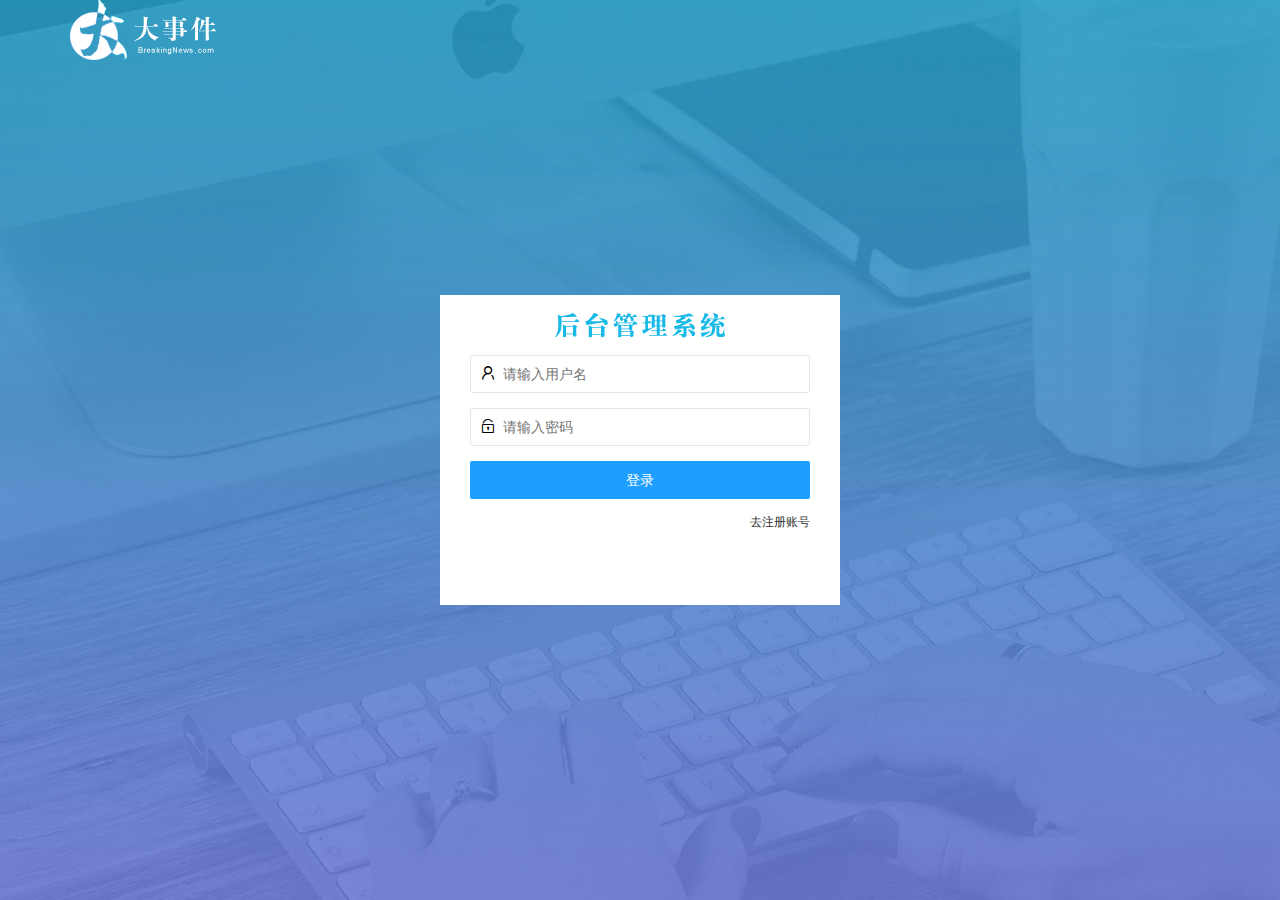
<file: login.html>
<!DOCTYPE html>
<html lang="en">

<head>
    <meta charset="UTF-8">
    <meta name="viewport" content="width=device-width, initial-scale=1.0">
    <title>大事件-登录/注册</title>
    <link rel="stylesheet" href="/assets/css/login.css">
    <!-- 导入layui样式 -->
    <link rel="stylesheet" href="/assets/lib/layui/css/layui.css">
    <script src="/assets/lib/layui/layui.all.js"></script>
    <script src="/assets/lib/jquery.js"></script>
    <script src="/assets/js/baseAPI.js"></script>
    <script src="/assets/lib/axios.js"></script>
    <script src="/assets/js/commonAPI.js"></script>
    <script src="/assets/js/login.js"></script>
</head>

<body>
    <!-- 头部logo -->
    <div class="layui-main">
        <img src="/assets/images/logo.png" alt="">
    </div>


    <!-- 登录注册区域 -->
    <div class="loginAndRegBox">
        <div class="title-box"></div>
        <!-- 登录表单 -->
        <form class="layui-form" action="" id="login">

            <!-- 用户名 -->
            <div class="layui-form-item">
                <i class="layui-icon layui-icon-username"></i>
                <input type="text" name="username" required lay-verify="required|username" placeholder="请输入用户名"
                    autocomplete="off" class="layui-input">
            </div>

            <!-- 密码 -->
            <div class="layui-form-item">
                <i class="layui-icon layui-icon-password"></i>
                <input type="password" name="password" required lay-verify="required|pwd" placeholder="请输入密码"
                    autocomplete="off" class="layui-input">
            </div>

            <!-- 登录按钮 -->
            <div class="layui-form-item">
                <button type="submit" lay-submit class="layui-btn layui-btn-fluid layui-btn-normal">登录</button>
            </div>

            <div class="layui-form-item links">
                <a href="javascript:;" id="link-reg">去注册账号</a>
            </div>
        </form>

        <!-- 注册表单 -->
        <form class="layui-form" action="" id="reg" style="display: none;">
            <!-- 用户名 -->
            <div class="layui-form-item">
                <i class="layui-icon layui-icon-username"></i>
                <input type="text" name="username" required lay-verify="required|username" placeholder="请输入用户名"
                    autocomplete="off" class="layui-input">
            </div>

            <!-- 密码 -->
            <div class="layui-form-item">
                <i class="layui-icon layui-icon-password"></i>
                <input type="password" name="password" required lay-verify="required|pwd" placeholder="请输入密码"
                    autocomplete="off" class="layui-input">
            </div>
            <!-- 确认密码 -->
            <div class="layui-form-item">
                <i class="layui-icon layui-icon-password"></i>
                <input type="password" name="repassword" required lay-verify="required|repwd|pwd" placeholder="请确认密码"
                    autocomplete="off" class="layui-input">
            </div>
            <!-- 登录按钮 -->
            <div class="layui-form-item">
                <button type="submit" lay-submit class="layui-btn layui-btn-fluid  layui-btn-normal">注册</button>
            </div>

            <div class="layui-form-item links">
                <a href="javascript:;" id="link-login">去登录</a>
            </div>
        </form>
    </div>



</body>

</html>
</file>
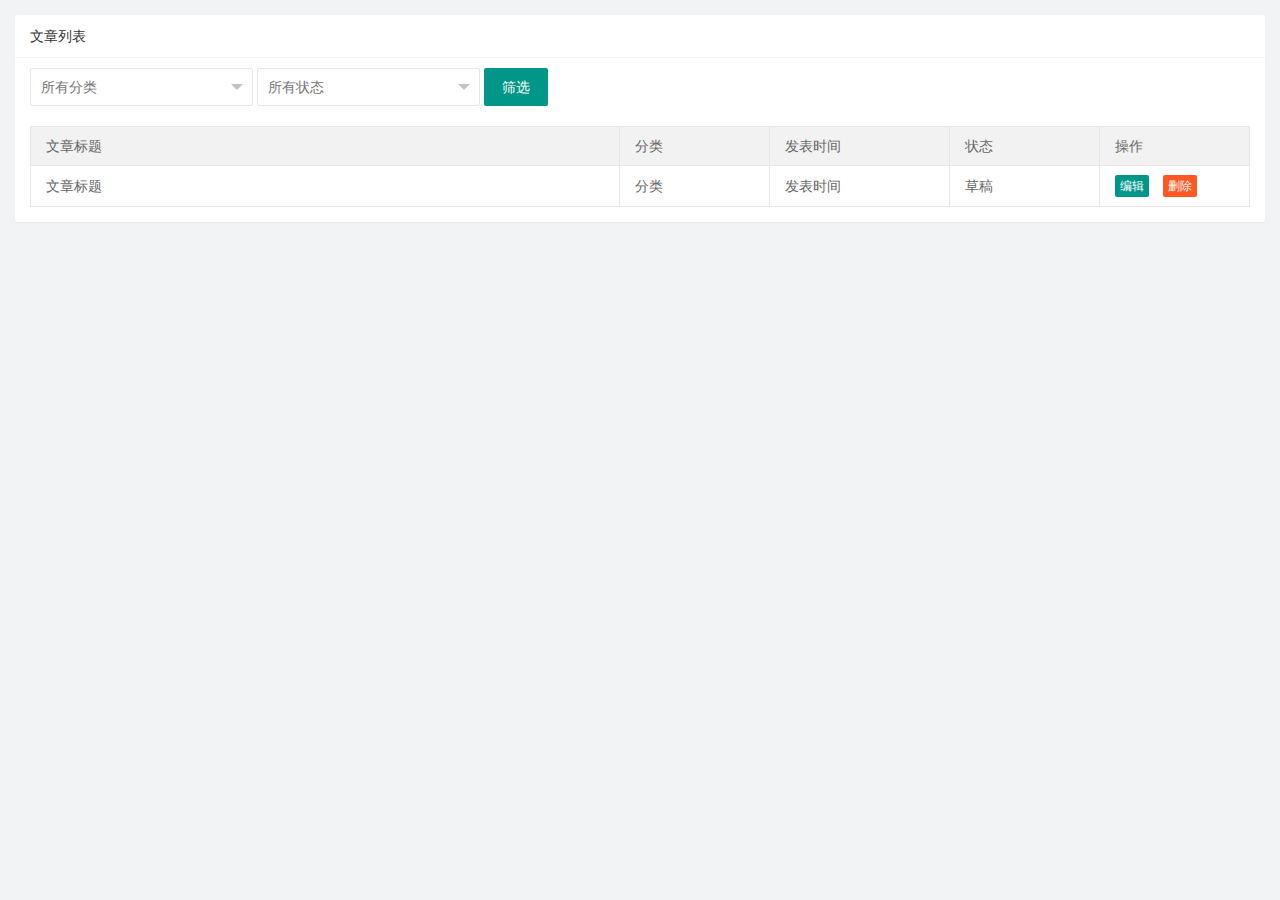
<file: article/art_list.html>
<!DOCTYPE html>
<html lang="en">

<head>
    <meta charset="UTF-8" />
    <meta name="viewport" content="width=device-width, initial-scale=1.0" />
    <title>Document</title>
    <link rel="stylesheet" href="/assets/lib/layui/css/layui.css" />
    <link rel="stylesheet" href="/assets/css/article/art_list.css" />
</head>

<body>
    <!-- 卡片区域 -->
    <div class="layui-card">
        <div class="layui-card-header">文章列表</div>

        <div class="layui-card-body">
            <!-- 筛选区域 -->
            <form class="layui-form" id="form-search">
                <div class="layui-form-item layui-inline">
                    <select name="cate_id">
                        <option value="">所有分类</option>
                        <option value="">科技</option>
                        <option value="">生活</option>

                    </select>
                </div>
                <div class="layui-form-item layui-inline">
                    <select name="state">
                        <option value="">所有状态</option>
                        <option value="已发布">已发布</option>
                        <option value="草稿">草稿</option>
                    </select>
                </div>
                <div class="layui-form-item layui-inline">
                    <button class="layui-btn" lay-submit lay-filter="formDemo">筛选</button>
                </div>
            </form>
            <!-- 列表区域 -->
            <table class="layui-table">
                <colgroup>
                    <col />
                    <col width="150" />
                    <col width="180" />
                    <col width="150" />
                    <col width="150" />
                </colgroup>
                <thead>
                    <tr>
                        <th>文章标题</th>
                        <th>分类</th>
                        <th>发表时间</th>
                        <th>状态</th>
                        <th>操作</th>
                    </tr>
                </thead>
                <tbody>
                    <tr>
                        <td>文章标题</td>
                        <td>分类</td>
                        <td>发表时间</td>
                        <td>草稿</td>
                        <td>
                            <button type="button" class="layui-btn layui-btn-xs">编辑</button>
                            <button type="button" class="layui-btn layui-btn-danger layui-btn-xs">删除</button>
                        </td>
                    </tr>
                </tbody>
            </table>
            <!-- 分页区域 -->
            <div id="pageBox"></div>
        </div>
    </div>
    <!-- 导入第三方的 JS 插件 -->
    <script src="/assets/lib/layui/layui.all.js"></script>

</body>

</html>
</file>
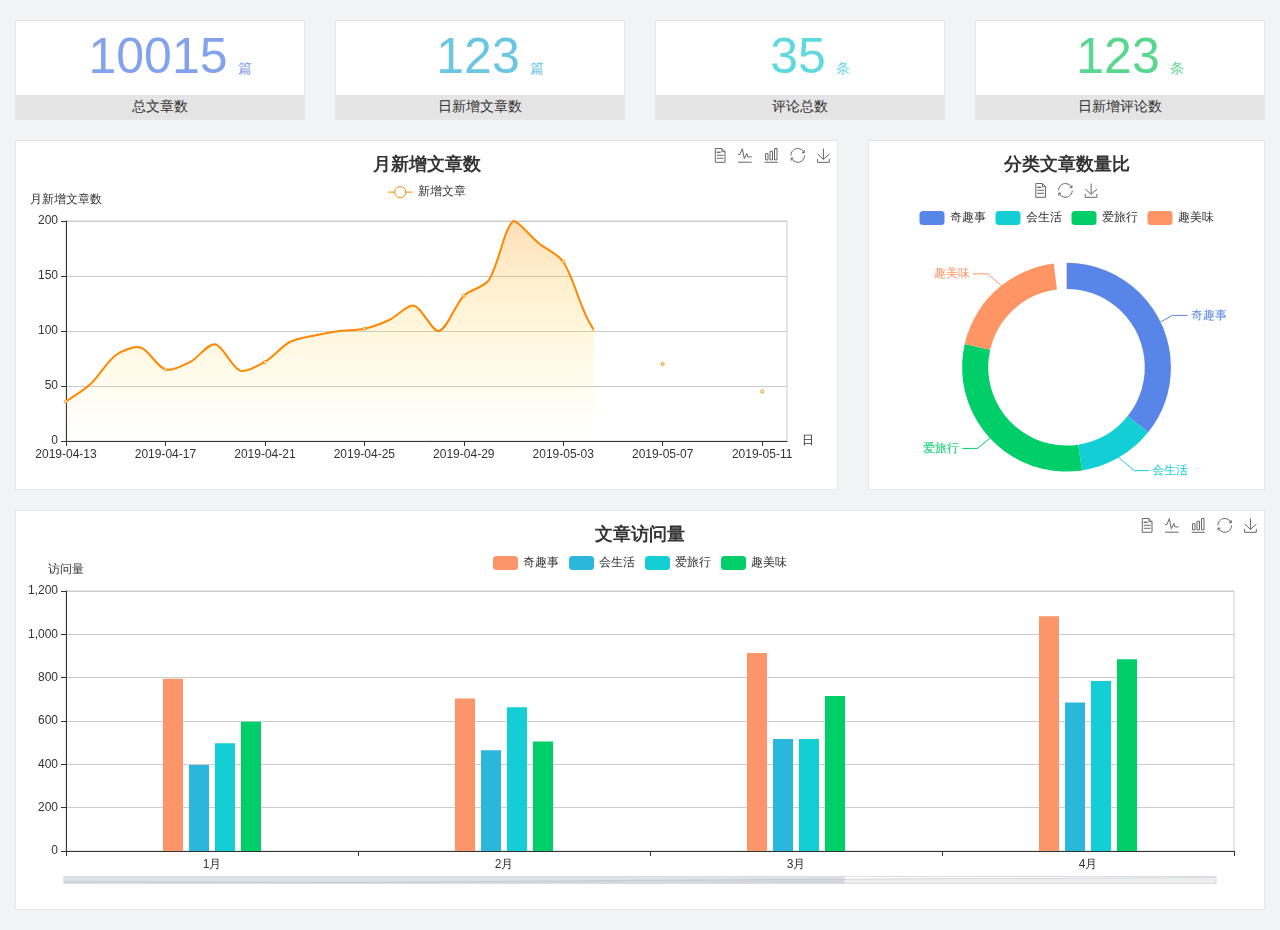
<file: home/dashboard.html>
<!DOCTYPE html>
<html lang="en">

<head>
  <meta charset="UTF-8">
  <meta name="viewport" content="width=device-width, initial-scale=1.0">
  <meta http-equiv="X-UA-Compatible" content="ie=edge">
  <title>图表统计</title>
  <link rel="stylesheet" href="../assets/lib/bootstrap.css" />
  <link rel="stylesheet" href="../assets/lib/main.css" />
  <script src="../assets/lib/jquery.js"></script>
  <script type="text/javascript" src="../assets/lib/echarts.min.js"></script>
</head>

<body>
  <div class="container-fluid">
    <div class="row spannel_list">
      <div class="col-sm-3 col-xs-6">
        <div class="spannel">
          <em>10015</em><span>篇</span>
          <b>总文章数</b>
        </div>
      </div>
      <div class="col-sm-3 col-xs-6">
        <div class="spannel scolor01">
          <em>123</em><span>篇</span>
          <b>日新增文章数</b>
        </div>
      </div>
      <div class="col-sm-3 col-xs-6">
        <div class="spannel scolor02">
          <em>35</em><span>条</span>
          <b>评论总数</b>
        </div>
      </div>
      <div class="col-sm-3 col-xs-6">
        <div class="spannel scolor03">
          <em>123</em><span>条</span>
          <b>日新增评论数</b>
        </div>
      </div>
    </div>
  </div>

  <div class="container-fluid">
    <div class="row curve-pie">
      <div class="col-lg-8 col-md-8">
        <div class="gragh_pannel" id="curve_show"></div>
      </div>
      <div class="col-lg-4 col-md-4">
        <div class="gragh_pannel" id="pie_show"></div>
      </div>
    </div>
  </div>

  <div class="container-fluid">
    <div class="column_pannel" id="column_show"></div>
  </div>

  <script>
    var oChart = echarts.init(document.getElementById('curve_show'));
    var aList_all = [
      { 'count': 36, 'date': '2019-04-13' },
      { 'count': 52, 'date': '2019-04-14' },
      { 'count': 78, 'date': '2019-04-15' },
      { 'count': 85, 'date': '2019-04-16' },
      { 'count': 65, 'date': '2019-04-17' },
      { 'count': 72, 'date': '2019-04-18' },
      { 'count': 88, 'date': '2019-04-19' },
      { 'count': 64, 'date': '2019-04-20' },
      { 'count': 72, 'date': '2019-04-21' },
      { 'count': 90, 'date': '2019-04-22' },
      { 'count': 96, 'date': '2019-04-23' },
      { 'count': 100, 'date': '2019-04-24' },
      { 'count': 102, 'date': '2019-04-25' },
      { 'count': 110, 'date': '2019-04-26' },
      { 'count': 123, 'date': '2019-04-27' },
      { 'count': 100, 'date': '2019-04-28' },
      { 'count': 132, 'date': '2019-04-29' },
      { 'count': 146, 'date': '2019-04-30' },
      { 'count': 200, 'date': '2019-05-01' },
      { 'count': 180, 'date': '2019-05-02' },
      { 'count': 163, 'date': '2019-05-03' },
      { 'count': 110, 'date': '2019-05-04' },
      { 'count': 80, 'date': '2019-05-05' },
      { 'count': 82, 'date': '2019-05-06' },
      { 'count': 70, 'date': '2019-05-07' },
      { 'count': 65, 'date': '2019-05-08' },
      { 'count': 54, 'date': '2019-05-09' },
      { 'count': 40, 'date': '2019-05-10' },
      { 'count': 45, 'date': '2019-05-11' },
      { 'count': 38, 'date': '2019-05-12' },
    ];

    let aCount = [];
    let aDate = [];

    for (var i = 0; i < aList_all.length; i++) {
      aCount.push(aList_all[i].count);
      aDate.push(aList_all[i].date);
    }

    var chartopt = {
      title: {
        text: '月新增文章数',
        left: 'center',
        top: '10'
      },
      tooltip: {
        trigger: 'axis'
      },
      legend: {
        data: ['新增文章'],
        top: '40'
      },
      toolbox: {
        show: true,
        feature: {
          mark: { show: true },
          dataView: { show: true, readOnly: false },
          magicType: { show: true, type: ['line', 'bar'] },
          restore: { show: true },
          saveAsImage: { show: true }
        }
      },
      calculable: true,
      xAxis: [
        {
          name: '日',
          type: 'category',
          boundaryGap: false,
          data: aDate
        }
      ],
      yAxis: [
        {
          name: '月新增文章数',
          type: 'value'
        }
      ],
      series: [
        {
          name: '新增文章',
          type: 'line',
          smooth: true,
          itemStyle: { normal: { areaStyle: { type: 'default' }, color: '#f80' }, lineStyle: { color: '#f80' } },
          data: aCount
        }],
      areaStyle: {
        normal: {
          color: new echarts.graphic.LinearGradient(0, 0, 0, 1, [{
            offset: 0,
            color: 'rgba(255,136,0,0.39)'
          }, {
            offset: .34,
            color: 'rgba(255,180,0,0.25)'
          }, {
            offset: 1,
            color: 'rgba(255,222,0,0.00)'
          }])

        }
      },
      grid: {
        show: true,
        x: 50,
        x2: 50,
        y: 80,
        height: 220
      }
    };

    oChart.setOption(chartopt);


    var oPie = echarts.init(document.getElementById('pie_show'));
    var oPieopt =
    {
      title: {
        top: 10,
        text: '分类文章数量比',
        x: 'center'
      },
      tooltip: {
        trigger: 'item',
        formatter: "{a} <br/>{b} : {c} ({d}%)"
      },
      color: ['#5885e8', '#13cfd5', '#00ce68', '#ff9565'],
      legend: {
        x: 'center',
        top: 65,
        data: ['奇趣事', '会生活', '爱旅行', '趣美味']
      },
      toolbox: {
        show: true,
        x: 'center',
        top: 35,
        feature: {
          mark: { show: true },
          dataView: { show: true, readOnly: false },
          magicType: {
            show: true,
            type: ['pie', 'funnel'],
            option: {
              funnel: {
                x: '25%',
                width: '50%',
                funnelAlign: 'left',
                max: 1548
              }
            }
          },
          restore: { show: true },
          saveAsImage: { show: true }
        }
      },
      calculable: true,
      series: [
        {
          name: '访问来源',
          type: 'pie',
          radius: ['45%', '60%'],
          center: ['50%', '65%'],
          data: [
            { value: 300, name: '奇趣事' },
            { value: 100, name: '会生活' },
            { value: 260, name: '爱旅行' },
            { value: 180, name: '趣美味' }
          ]
        }
      ]
    };
    oPie.setOption(oPieopt);



    var oColumn = this.echarts.init(document.getElementById('column_show'));
    var oColumnopt =
    {
      title: {
        text: '文章访问量',
        left: 'center',
        top: '10'
      },
      tooltip: {
        trigger: 'axis'
      },
      legend: {
        data: ['奇趣事', '会生活', '爱旅行', '趣美味'],
        top: '40'
      },
      toolbox: {
        show: true,
        feature: {
          mark: { show: true },
          dataView: { show: true, readOnly: false },
          magicType: { show: true, type: ['line', 'bar'] },
          restore: { show: true },
          saveAsImage: { show: true }
        }
      },
      calculable: true,
      xAxis: [
        {
          type: 'category',
          data: ['1月', '2月', '3月', '4月', '5月']
        }
      ],
      yAxis: [
        {
          name: '访问量',
          type: 'value'
        }
      ],
      series: [
        {
          name: '奇趣事',
          type: 'bar',
          barWidth: 20,
          itemStyle: {
            normal: { areaStyle: { type: 'default' }, color: '#fd956a' }
          },
          data: [800, 708, 920, 1090, 1200]
        },
        {
          name: '会生活',
          type: 'bar',
          barWidth: 20,
          itemStyle: {
            normal: { areaStyle: { type: 'default' }, color: '#2bb6db' }
          },
          data: [400, 468, 520, 690, 800]
        },
        {
          name: '爱旅行',
          type: 'bar',
          barWidth: 20,
          itemStyle: {
            normal: { areaStyle: { type: 'default' }, color: '#13cfd5' }
          },
          data: [500, 668, 520, 790, 900]
        },
        {
          name: '趣美味',
          type: 'bar',
          barWidth: 20,
          itemStyle: {
            normal: { areaStyle: { type: 'default' }, color: '#00ce68' }
          },
          data: [600, 508, 720, 890, 1000]
        }
      ],
      grid: {
        show: true,
        x: 50,
        x2: 30,
        y: 80,
        height: 260
      },
      dataZoom: [//给x轴设置滚动条
        {
          start: 0,//默认为0
          end: 100 - 1000 / 31,//默认为100
          type: 'slider',
          show: true,
          xAxisIndex: [0],
          handleSize: 0,//滑动条的 左右2个滑动条的大小
          height: 8,//组件高度
          left: 45, //左边的距离
          right: 50,//右边的距离
          bottom: 26,//右边的距离
          handleColor: '#ddd',//h滑动图标的颜色
          handleStyle: {
            borderColor: "#cacaca",
            borderWidth: "1",
            shadowBlur: 2,
            background: "#ddd",
            shadowColor: "#ddd",
          }
        }]
    };
    oColumn.setOption(oColumnopt);
  </script>
</body>

</html>
</file>
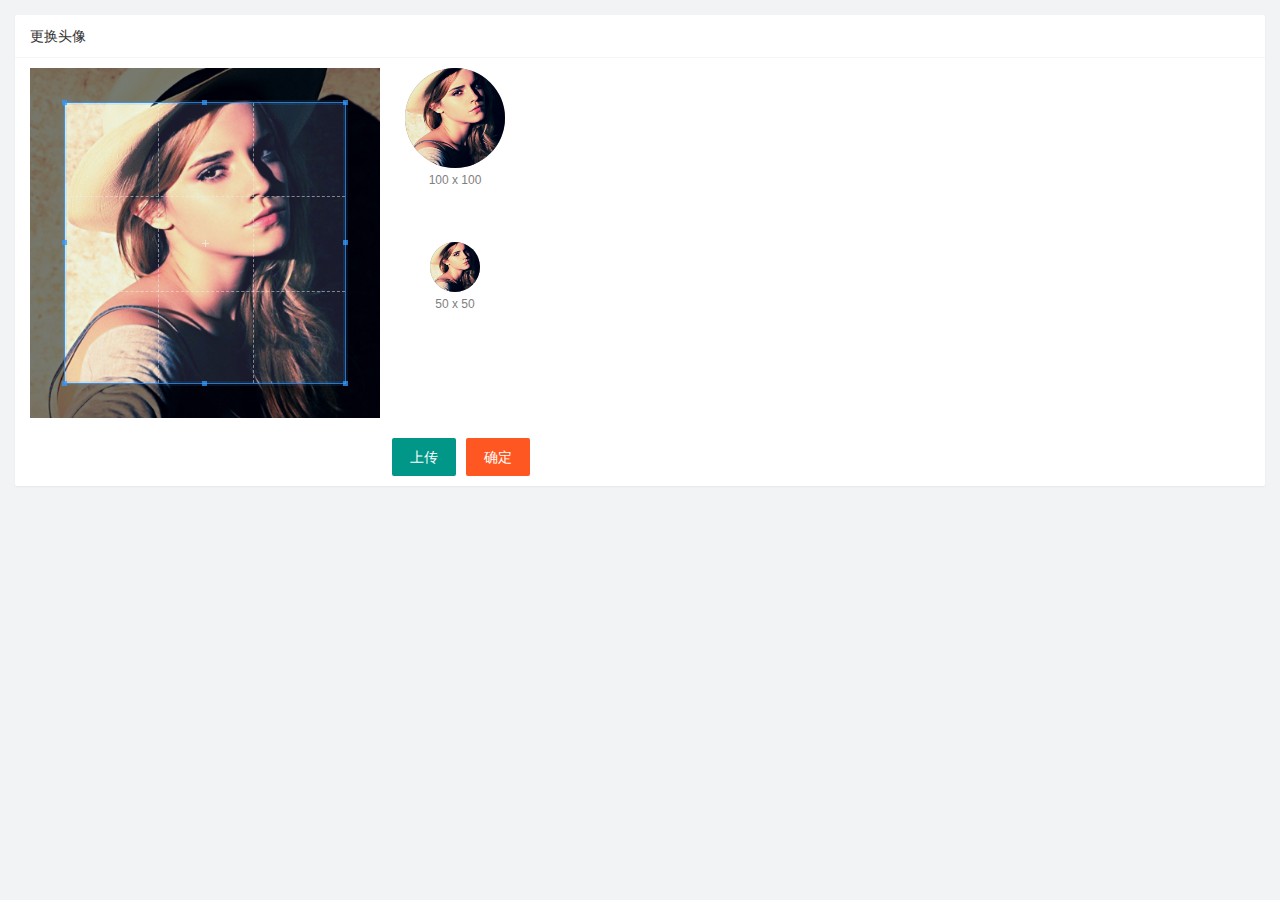
<file: user/user_avatar.html>
<!DOCTYPE html>
<html lang="en">
  <head>
    <meta charset="UTF-8" />
    <meta name="viewport" content="width=device-width, initial-scale=1.0" />
    <title>Document</title>
    <link rel="stylesheet" href="/assets/lib/layui/css/layui.css" />
    <link rel="stylesheet" href="/assets/lib/cropper/cropper.css" />
    <link rel="stylesheet" href="/assets/css/user/user_avatar.css" />
  </head>
  <body>
    <!-- 卡片区域 -->
    <div class="layui-card">
      <div class="layui-card-header">更换头像</div>
      <div class="layui-card-body">
        <!-- 第一行的图片裁剪和预览区域 -->
        <div class="row1">
          <!-- 图片裁剪区域 -->
          <div class="cropper-box">
            <!-- 这个 img 标签很重要，将来会把它初始化为裁剪区域 -->
            <img id="image" src="/assets/images/sample.jpg" />
          </div>
          <!-- 图片的预览区域 -->
          <div class="preview-box">
            <div>
              <!-- 宽高为 100px 的预览区域 -->
              <div class="img-preview w100"></div>
              <p class="size">100 x 100</p>
            </div>
            <div>
              <!-- 宽高为 50px 的预览区域 -->
              <div class="img-preview w50"></div>
              <p class="size">50 x 50</p>
            </div>
          </div>
        </div>

        <!-- 第二行的按钮区域 -->
        <div class="row2">
          <!-- 通过 accept 属性，可以指定，允许用户选择什么类型的文件 -->
          <input type="file" id="file" accept="image/png,image/jpeg" />
          <button type="button" class="layui-btn" id="btnChooseImage">上传</button>
          <button type="button" class="layui-btn layui-btn-danger" id="btnUpload">确定</button>
        </div>
      </div>
    </div>

    <script src="/assets/lib/layui/layui.all.js"></script>
    <script src="/assets/lib/jquery.js"></script>
    <script src="/assets/lib/cropper/Cropper.js"></script>
    <script src="/assets/lib/cropper/jquery-cropper.js"></script>
    <script src="/assets/js/baseAPI.js"></script>
    <script src="/assets/js/user/user_avatar.js"></script>
  </body>
</html>
</file>
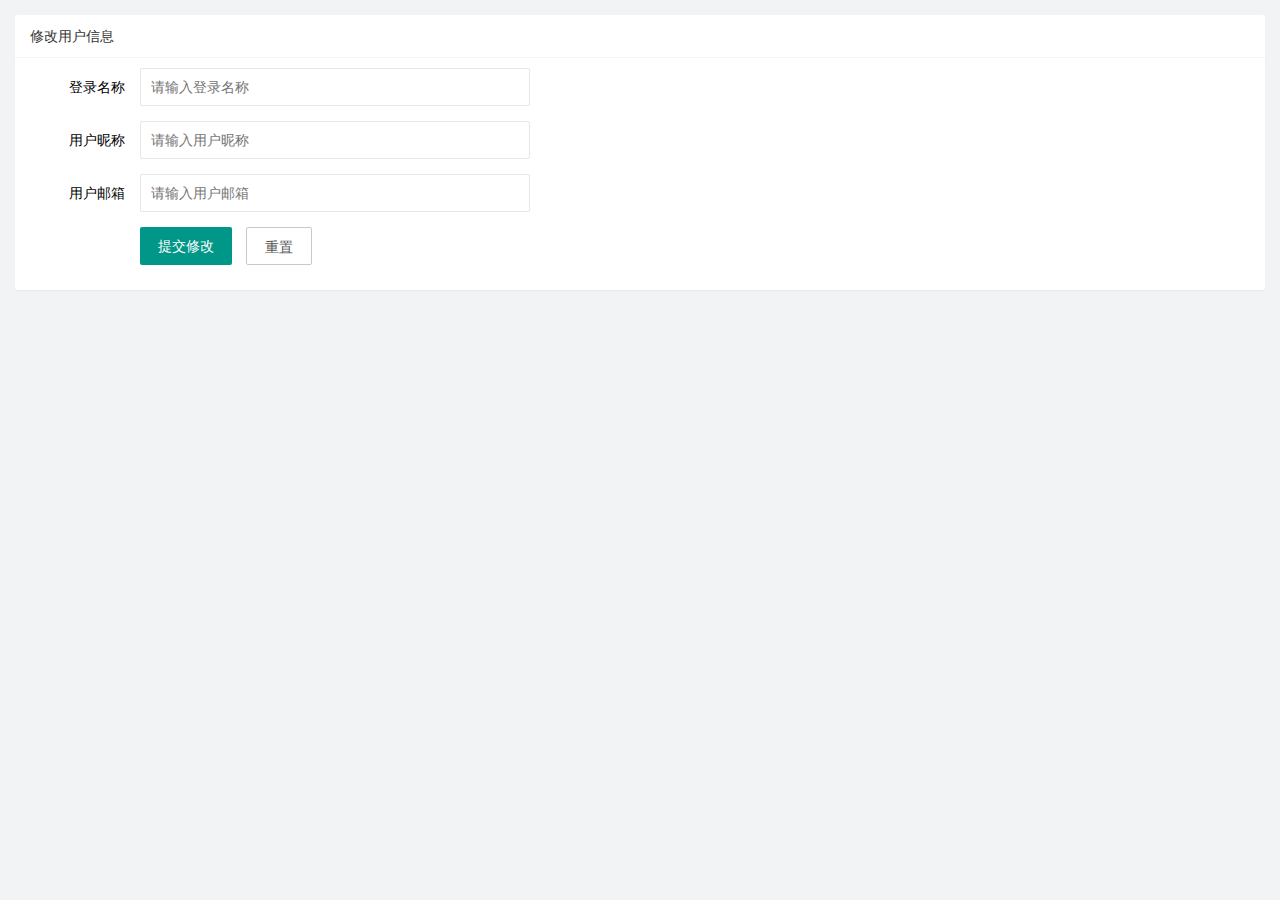
<file: user/user_info.html>
<!DOCTYPE html>
<html lang="en">

<head>
  <meta charset="UTF-8" />
  <meta name="viewport" content="width=device-width, initial-scale=1.0" />
  <title>Document</title>
  <!-- 导入 layui 的样式 -->
  <link rel="stylesheet" href="/assets/lib/layui/css/layui.css" />
  <!-- 导入自己的样式 -->
  <link rel="stylesheet" href="/assets/css/user/user_info.css" />
</head>

<body>
  <!-- 卡片区域 -->
  <div class="layui-card">
    <div class="layui-card-header">修改用户信息</div>
    <div class="layui-card-body">
      <!-- form 表单区域 -->
      <form class="layui-form" lay-filter="formUserInfo">
        <!-- 这是隐藏域 -->
        <input type="hidden" name="id" value="" />
        <div class="layui-form-item">
          <label class="layui-form-label">登录名称</label>
          <div class="layui-input-block">
            <input type="text" name="username" required lay-verify="required" placeholder="请输入登录名称" autocomplete="off"
              class="layui-input" readonly />
          </div>
        </div>
        <div class="layui-form-item">
          <label class="layui-form-label">用户昵称</label>
          <div class="layui-input-block">
            <input type="text" name="nickname" required lay-verify="required|nickname" placeholder="请输入用户昵称"
              autocomplete="off" class="layui-input" />
          </div>
        </div>
        <div class="layui-form-item">
          <label class="layui-form-label">用户邮箱</label>
          <div class="layui-input-block">
            <input type="text" name="email" required lay-verify="required|email" placeholder="请输入用户邮箱"
              autocomplete="off" class="layui-input" />
          </div>
        </div>
        <div class="layui-form-item">
          <div class="layui-input-block">
            <button class="layui-btn" lay-submit lay-filter="formDemo">提交修改</button>
            <button type="reset" class="layui-btn layui-btn-primary" id="btnReset">重置</button>
          </div>
        </div>
      </form>
    </div>
  </div>

  <!-- 导入 layui 的 js -->
  <script src="/assets/lib/layui/layui.all.js"></script>
  <!-- 导入 jquery -->
  <script src="/assets/lib/jquery.js"></script>
  <!-- 导入axios -->
  <script src="/assets/lib/axios.js"></script>
  <!-- 导入 commonAPI -->
  <script src="/assets/js/commonAPI.js"></script>
  <script src="/assets/js/baseAPI.js"></script>
  <!-- 导入自己的 js -->
  <script src="/assets/js/user/user_info.js"></script>
</body>

</html>
</file>
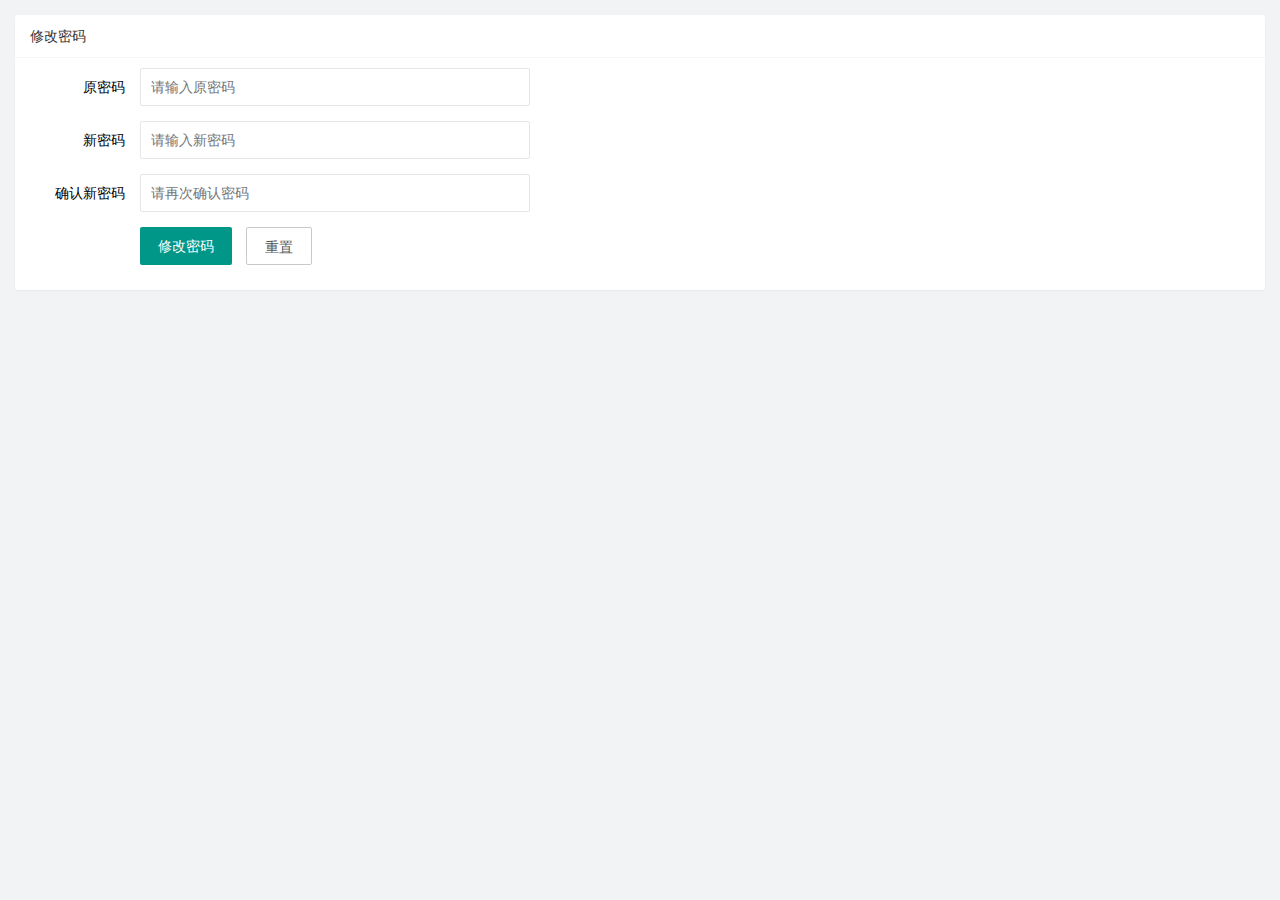
<file: user/user_pwd.html>
<!DOCTYPE html>
<html lang="en">

<head>
  <meta charset="UTF-8" />
  <meta name="viewport" content="width=device-width, initial-scale=1.0" />
  <title>Document</title>
  <link rel="stylesheet" href="/assets/lib/layui/css/layui.css" />
  <link rel="stylesheet" href="/assets/css/user/user_pwd.css" />
</head>

<body>
  <!-- 卡片区域 -->
  <div class="layui-card">
    <div class="layui-card-header">修改密码</div>
    <div class="layui-card-body">
      <form class="layui-form">
        <div class="layui-form-item">
          <label class="layui-form-label">原密码</label>
          <div class="layui-input-block">
            <input type="password" name="oldPwd" required lay-verify="required|pwd" placeholder="请输入原密码"
              autocomplete="off" class="layui-input" />
          </div>
        </div>
        <div class="layui-form-item">
          <label class="layui-form-label">新密码</label>
          <div class="layui-input-block">
            <input type="password" name="newPwd" required lay-verify="required|pwd|samePwd" placeholder="请输入新密码"
              autocomplete="off" class="layui-input" />
          </div>
        </div>
        <div class="layui-form-item">
          <label class="layui-form-label">确认新密码</label>
          <div class="layui-input-block">
            <input type="password" name="rePwd" required lay-verify="required|pwd|rePwd" placeholder="请再次确认密码"
              autocomplete="off" class="layui-input" />
          </div>
        </div>
        <div class="layui-form-item">
          <div class="layui-input-block">
            <button class="layui-btn" lay-submit lay-filter="formDemo">修改密码</button>
            <button type="reset" class="layui-btn layui-btn-primary" id="resetBtn">重置</button>
          </div>
        </div>
      </form>
    </div>
  </div>

  <!-- 导入 layui 的 js -->
  <script src="/assets/lib/layui/layui.all.js"></script>
  <!-- 导入 jQuery -->
  <script src="/assets/lib/jquery.js"></script>
  <!-- 导入axios -->
  <script src="/assets/lib/axios.js"></script>
  <!-- 导入 baseAPI -->
  <script src="/assets/js/baseAPI.js"></script>
  <!-- 导入commonAPI -->
  <script src="/assets/js/commonAPI.js"></script>
  <!-- 导入自己的 js -->
  <script src="/assets/js/user/user_pwd.js"></script>
</body>

</html>
</file>
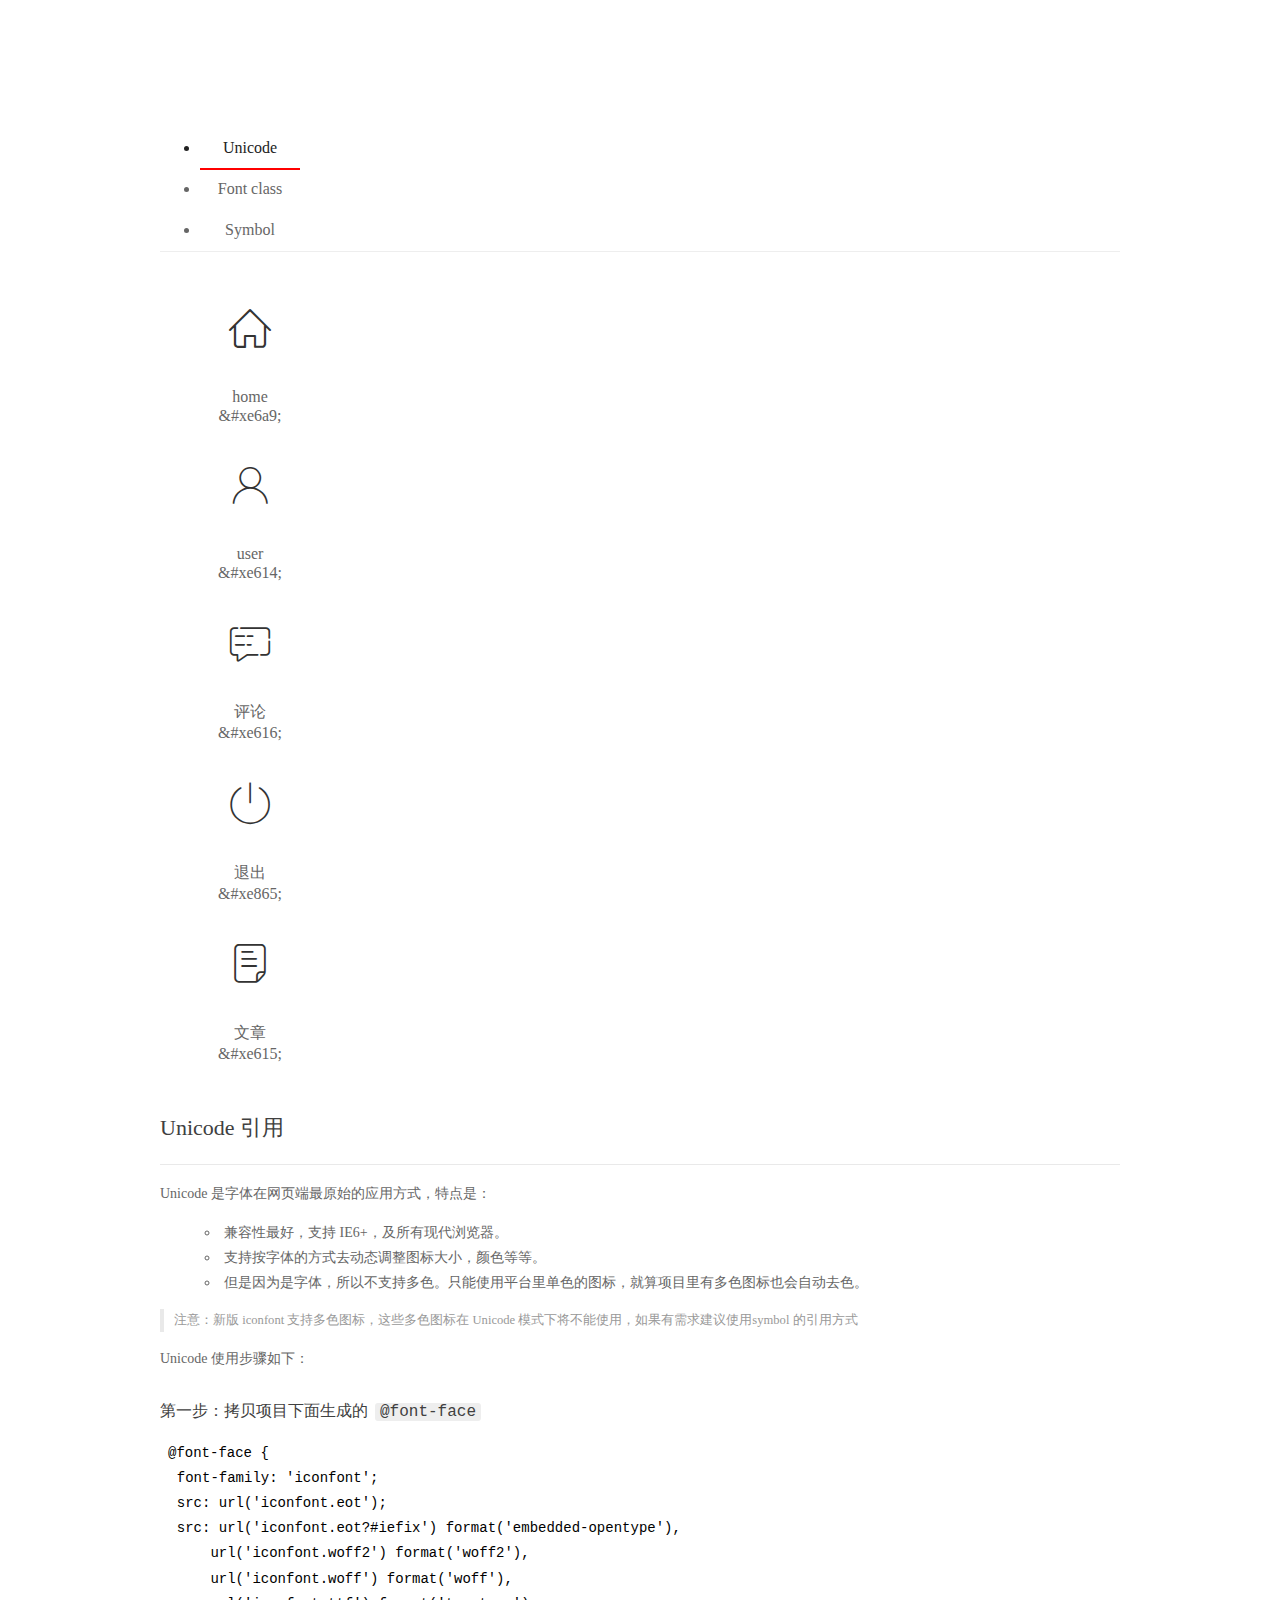
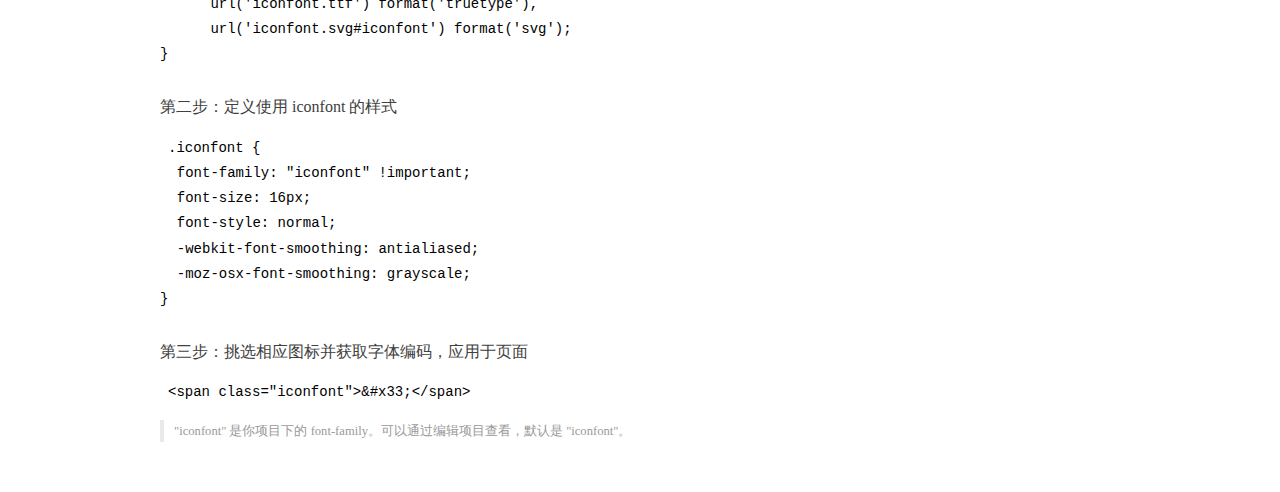
<file: assets/fonts/demo_index.html>
<!DOCTYPE html>
<html>
<head>
  <meta charset="utf-8"/>
  <title>IconFont Demo</title>
  <link rel="shortcut icon" href="https://gtms04.alicdn.com/tps/i4/TB1_oz6GVXXXXaFXpXXJDFnIXXX-64-64.ico" type="image/x-icon"/>
  <link rel="stylesheet" href="https://g.alicdn.com/thx/cube/1.3.2/cube.min.css">
  <link rel="stylesheet" href="demo.css">
  <link rel="stylesheet" href="iconfont.css">
  <script src="iconfont.js"></script>
  <!-- jQuery -->
  <script src="https://a1.alicdn.com/oss/uploads/2018/12/26/7bfddb60-08e8-11e9-9b04-53e73bb6408b.js"></script>
  <!-- 代码高亮 -->
  <script src="https://a1.alicdn.com/oss/uploads/2018/12/26/a3f714d0-08e6-11e9-8a15-ebf944d7534c.js"></script>
</head>
<body>
  <div class="main">
    <h1 class="logo"><a href="https://www.iconfont.cn/" title="iconfont 首页" target="_blank">&#xe86b;</a></h1>
    <div class="nav-tabs">
      <ul id="tabs" class="dib-box">
        <li class="dib active"><span>Unicode</span></li>
        <li class="dib"><span>Font class</span></li>
        <li class="dib"><span>Symbol</span></li>
      </ul>
      
    </div>
    <div class="tab-container">
      <div class="content unicode" style="display: block;">
          <ul class="icon_lists dib-box">
          
            <li class="dib">
              <span class="icon iconfont">&#xe6a9;</span>
                <div class="name">home</div>
                <div class="code-name">&amp;#xe6a9;</div>
              </li>
          
            <li class="dib">
              <span class="icon iconfont">&#xe614;</span>
                <div class="name">user</div>
                <div class="code-name">&amp;#xe614;</div>
              </li>
          
            <li class="dib">
              <span class="icon iconfont">&#xe616;</span>
                <div class="name">评论</div>
                <div class="code-name">&amp;#xe616;</div>
              </li>
          
            <li class="dib">
              <span class="icon iconfont">&#xe865;</span>
                <div class="name">退出</div>
                <div class="code-name">&amp;#xe865;</div>
              </li>
          
            <li class="dib">
              <span class="icon iconfont">&#xe615;</span>
                <div class="name">文章</div>
                <div class="code-name">&amp;#xe615;</div>
              </li>
          
          </ul>
          <div class="article markdown">
          <h2 id="unicode-">Unicode 引用</h2>
          <hr>

          <p>Unicode 是字体在网页端最原始的应用方式，特点是：</p>
          <ul>
            <li>兼容性最好，支持 IE6+，及所有现代浏览器。</li>
            <li>支持按字体的方式去动态调整图标大小，颜色等等。</li>
            <li>但是因为是字体，所以不支持多色。只能使用平台里单色的图标，就算项目里有多色图标也会自动去色。</li>
          </ul>
          <blockquote>
            <p>注意：新版 iconfont 支持多色图标，这些多色图标在 Unicode 模式下将不能使用，如果有需求建议使用symbol 的引用方式</p>
          </blockquote>
          <p>Unicode 使用步骤如下：</p>
          <h3 id="-font-face">第一步：拷贝项目下面生成的 <code>@font-face</code></h3>
<pre><code class="language-css"
>@font-face {
  font-family: 'iconfont';
  src: url('iconfont.eot');
  src: url('iconfont.eot?#iefix') format('embedded-opentype'),
      url('iconfont.woff2') format('woff2'),
      url('iconfont.woff') format('woff'),
      url('iconfont.ttf') format('truetype'),
      url('iconfont.svg#iconfont') format('svg');
}
</code></pre>
          <h3 id="-iconfont-">第二步：定义使用 iconfont 的样式</h3>
<pre><code class="language-css"
>.iconfont {
  font-family: "iconfont" !important;
  font-size: 16px;
  font-style: normal;
  -webkit-font-smoothing: antialiased;
  -moz-osx-font-smoothing: grayscale;
}
</code></pre>
          <h3 id="-">第三步：挑选相应图标并获取字体编码，应用于页面</h3>
<pre>
<code class="language-html"
>&lt;span class="iconfont"&gt;&amp;#x33;&lt;/span&gt;
</code></pre>
          <blockquote>
            <p>"iconfont" 是你项目下的 font-family。可以通过编辑项目查看，默认是 "iconfont"。</p>
          </blockquote>
          </div>
      </div>
      <div class="content font-class">
        <ul class="icon_lists dib-box">
          
          <li class="dib">
            <span class="icon iconfont icon-home"></span>
            <div class="name">
              home
            </div>
            <div class="code-name">.icon-home
            </div>
          </li>
          
          <li class="dib">
            <span class="icon iconfont icon-user"></span>
            <div class="name">
              user
            </div>
            <div class="code-name">.icon-user
            </div>
          </li>
          
          <li class="dib">
            <span class="icon iconfont icon-pinglun"></span>
            <div class="name">
              评论
            </div>
            <div class="code-name">.icon-pinglun
            </div>
          </li>
          
          <li class="dib">
            <span class="icon iconfont icon-tuichu"></span>
            <div class="name">
              退出
            </div>
            <div class="code-name">.icon-tuichu
            </div>
          </li>
          
          <li class="dib">
            <span class="icon iconfont icon-16"></span>
            <div class="name">
              文章
            </div>
            <div class="code-name">.icon-16
            </div>
          </li>
          
        </ul>
        <div class="article markdown">
        <h2 id="font-class-">font-class 引用</h2>
        <hr>

        <p>font-class 是 Unicode 使用方式的一种变种，主要是解决 Unicode 书写不直观，语意不明确的问题。</p>
        <p>与 Unicode 使用方式相比，具有如下特点：</p>
        <ul>
          <li>兼容性良好，支持 IE8+，及所有现代浏览器。</li>
          <li>相比于 Unicode 语意明确，书写更直观。可以很容易分辨这个 icon 是什么。</li>
          <li>因为使用 class 来定义图标，所以当要替换图标时，只需要修改 class 里面的 Unicode 引用。</li>
          <li>不过因为本质上还是使用的字体，所以多色图标还是不支持的。</li>
        </ul>
        <p>使用步骤如下：</p>
        <h3 id="-fontclass-">第一步：引入项目下面生成的 fontclass 代码：</h3>
<pre><code class="language-html">&lt;link rel="stylesheet" href="./iconfont.css"&gt;
</code></pre>
        <h3 id="-">第二步：挑选相应图标并获取类名，应用于页面：</h3>
<pre><code class="language-html">&lt;span class="iconfont icon-xxx"&gt;&lt;/span&gt;
</code></pre>
        <blockquote>
          <p>"
            iconfont" 是你项目下的 font-family。可以通过编辑项目查看，默认是 "iconfont"。</p>
        </blockquote>
      </div>
      </div>
      <div class="content symbol">
          <ul class="icon_lists dib-box">
          
            <li class="dib">
                <svg class="icon svg-icon" aria-hidden="true">
                  <use xlink:href="#icon-home"></use>
                </svg>
                <div class="name">home</div>
                <div class="code-name">#icon-home</div>
            </li>
          
            <li class="dib">
                <svg class="icon svg-icon" aria-hidden="true">
                  <use xlink:href="#icon-user"></use>
                </svg>
                <div class="name">user</div>
                <div class="code-name">#icon-user</div>
            </li>
          
            <li class="dib">
                <svg class="icon svg-icon" aria-hidden="true">
                  <use xlink:href="#icon-pinglun"></use>
                </svg>
                <div class="name">评论</div>
                <div class="code-name">#icon-pinglun</div>
            </li>
          
            <li class="dib">
                <svg class="icon svg-icon" aria-hidden="true">
                  <use xlink:href="#icon-tuichu"></use>
                </svg>
                <div class="name">退出</div>
                <div class="code-name">#icon-tuichu</div>
            </li>
          
            <li class="dib">
                <svg class="icon svg-icon" aria-hidden="true">
                  <use xlink:href="#icon-16"></use>
                </svg>
                <div class="name">文章</div>
                <div class="code-name">#icon-16</div>
            </li>
          
          </ul>
          <div class="article markdown">
          <h2 id="symbol-">Symbol 引用</h2>
          <hr>

          <p>这是一种全新的使用方式，应该说这才是未来的主流，也是平台目前推荐的用法。相关介绍可以参考这篇<a href="">文章</a>
            这种用法其实是做了一个 SVG 的集合，与另外两种相比具有如下特点：</p>
          <ul>
            <li>支持多色图标了，不再受单色限制。</li>
            <li>通过一些技巧，支持像字体那样，通过 <code>font-size</code>, <code>color</code> 来调整样式。</li>
            <li>兼容性较差，支持 IE9+，及现代浏览器。</li>
            <li>浏览器渲染 SVG 的性能一般，还不如 png。</li>
          </ul>
          <p>使用步骤如下：</p>
          <h3 id="-symbol-">第一步：引入项目下面生成的 symbol 代码：</h3>
<pre><code class="language-html">&lt;script src="./iconfont.js"&gt;&lt;/script&gt;
</code></pre>
          <h3 id="-css-">第二步：加入通用 CSS 代码（引入一次就行）：</h3>
<pre><code class="language-html">&lt;style&gt;
.icon {
  width: 1em;
  height: 1em;
  vertical-align: -0.15em;
  fill: currentColor;
  overflow: hidden;
}
&lt;/style&gt;
</code></pre>
          <h3 id="-">第三步：挑选相应图标并获取类名，应用于页面：</h3>
<pre><code class="language-html">&lt;svg class="icon" aria-hidden="true"&gt;
  &lt;use xlink:href="#icon-xxx"&gt;&lt;/use&gt;
&lt;/svg&gt;
</code></pre>
          </div>
      </div>

    </div>
  </div>
  <script>
  $(document).ready(function () {
      $('.tab-container .content:first').show()

      $('#tabs li').click(function (e) {
        var tabContent = $('.tab-container .content')
        var index = $(this).index()

        if ($(this).hasClass('active')) {
          return
        } else {
          $('#tabs li').removeClass('active')
          $(this).addClass('active')

          tabContent.hide().eq(index).fadeIn()
        }
      })
    })
  </script>
</body>
</html>
</file>
<file: assets/css/login.css>
html,body {
    margin: 0;
    padding: 0;
    height: 100%;
    width: 100%;
    background: url('/assets/images/login_bg.jpg') no-repeat center;
    background-size: cover;
}

.loginAndRegBox {
    position: absolute;
    left: 50%;
    top: 50%;
    width: 400px;
    height: 310px;
    background-color: #fff;
    transform: translate(-50%,-50%);
    -webkit-transform: translate(-50%,-50%);
    -moz-transform: translate(-50%,-50%);
    -ms-transform: translate(-50%,-50%);
    -o-transform: translate(-50%,-50%);
}
.title-box {
    height: 60px;
    background: url(/assets/images/login_title.png) no-repeat center;
}

.layui-form {
    padding: 0 30px;
}
.links{
    display: flex;
    justify-content: flex-end;
}
.links a {
    font-size: 12px;
}
.layui-form-item {
    position: relative;
}
.layui-icon {
    position: absolute;
    top: 10px;
    left: 10px;
}
.layui-form-item .layui-input {
    padding-left: 32px;
}
</file>
<file: assets/lib/layui/css/layui.css>
/** layui-v2.5.7 MIT License */
 .layui-inline,img{display:inline-block;vertical-align:middle}h1,h2,h3,h4,h5,h6{font-weight:400}.layui-edge,.layui-header,.layui-inline,.layui-main{position:relative}.layui-body,.layui-edge,.layui-elip{overflow:hidden}.layui-btn,.layui-edge,.layui-inline,img{vertical-align:middle}.layui-btn,.layui-disabled,.layui-icon,.layui-unselect{-moz-user-select:none;-webkit-user-select:none;-ms-user-select:none}.layui-elip,.layui-form-checkbox span,.layui-form-pane .layui-form-label{text-overflow:ellipsis;white-space:nowrap}.layui-breadcrumb,.layui-tree-btnGroup{visibility:hidden}blockquote,body,button,dd,div,dl,dt,form,h1,h2,h3,h4,h5,h6,input,li,ol,p,pre,td,textarea,th,ul{margin:0;padding:0;-webkit-tap-highlight-color:rgba(0,0,0,0)}a:active,a:hover{outline:0}img{border:none}li{list-style:none}table{border-collapse:collapse;border-spacing:0}h4,h5,h6{font-size:100%}button,input,optgroup,option,select,textarea{font-family:inherit;font-size:inherit;font-style:inherit;font-weight:inherit;outline:0}pre{white-space:pre-wrap;white-space:-moz-pre-wrap;white-space:-pre-wrap;white-space:-o-pre-wrap;word-wrap:break-word}body{line-height:24px;font:14px Helvetica Neue,Helvetica,PingFang SC,Tahoma,Arial,sans-serif}hr{height:1px;margin:10px 0;border:0;clear:both}a{color:#333;text-decoration:none}a:hover{color:#777}a cite{font-style:normal;*cursor:pointer}.layui-border-box,.layui-border-box *{box-sizing:border-box}.layui-box,.layui-box *{box-sizing:content-box}.layui-clear{clear:both;*zoom:1}.layui-clear:after{content:'\20';clear:both;*zoom:1;display:block;height:0}.layui-inline{*display:inline;*zoom:1}.layui-edge{display:inline-block;width:0;height:0;border-width:6px;border-style:dashed;border-color:transparent}.layui-edge-top{top:-4px;border-bottom-color:#999;border-bottom-style:solid}.layui-edge-right{border-left-color:#999;border-left-style:solid}.layui-edge-bottom{top:2px;border-top-color:#999;border-top-style:solid}.layui-edge-left{border-right-color:#999;border-right-style:solid}.layui-disabled,.layui-disabled:hover{color:#d2d2d2!important;cursor:not-allowed!important}.layui-circle{border-radius:100%}.layui-show{display:block!important}.layui-hide{display:none!important}@font-face{font-family:layui-icon;src:url(../font/iconfont.eot?v=256);src:url(../font/iconfont.eot?v=256#iefix) format('embedded-opentype'),url(../font/iconfont.woff2?v=256) format('woff2'),url(../font/iconfont.woff?v=256) format('woff'),url(../font/iconfont.ttf?v=256) format('truetype'),url(../font/iconfont.svg?v=256#layui-icon) format('svg')}.layui-icon{font-family:layui-icon!important;font-size:16px;font-style:normal;-webkit-font-smoothing:antialiased;-moz-osx-font-smoothing:grayscale}.layui-icon-reply-fill:before{content:"\e611"}.layui-icon-set-fill:before{content:"\e614"}.layui-icon-menu-fill:before{content:"\e60f"}.layui-icon-search:before{content:"\e615"}.layui-icon-share:before{content:"\e641"}.layui-icon-set-sm:before{content:"\e620"}.layui-icon-engine:before{content:"\e628"}.layui-icon-close:before{content:"\1006"}.layui-icon-close-fill:before{content:"\1007"}.layui-icon-chart-screen:before{content:"\e629"}.layui-icon-star:before{content:"\e600"}.layui-icon-circle-dot:before{content:"\e617"}.layui-icon-chat:before{content:"\e606"}.layui-icon-release:before{content:"\e609"}.layui-icon-list:before{content:"\e60a"}.layui-icon-chart:before{content:"\e62c"}.layui-icon-ok-circle:before{content:"\1005"}.layui-icon-layim-theme:before{content:"\e61b"}.layui-icon-table:before{content:"\e62d"}.layui-icon-right:before{content:"\e602"}.layui-icon-left:before{content:"\e603"}.layui-icon-cart-simple:before{content:"\e698"}.layui-icon-face-cry:before{content:"\e69c"}.layui-icon-face-smile:before{content:"\e6af"}.layui-icon-survey:before{content:"\e6b2"}.layui-icon-tree:before{content:"\e62e"}.layui-icon-ie:before{content:"\e7bb"}.layui-icon-upload-circle:before{content:"\e62f"}.layui-icon-add-circle:before{content:"\e61f"}.layui-icon-download-circle:before{content:"\e601"}.layui-icon-templeate-1:before{content:"\e630"}.layui-icon-util:before{content:"\e631"}.layui-icon-face-surprised:before{content:"\e664"}.layui-icon-edit:before{content:"\e642"}.layui-icon-speaker:before{content:"\e645"}.layui-icon-down:before{content:"\e61a"}.layui-icon-file:before{content:"\e621"}.layui-icon-layouts:before{content:"\e632"}.layui-icon-rate-half:before{content:"\e6c9"}.layui-icon-add-circle-fine:before{content:"\e608"}.layui-icon-prev-circle:before{content:"\e633"}.layui-icon-read:before{content:"\e705"}.layui-icon-404:before{content:"\e61c"}.layui-icon-carousel:before{content:"\e634"}.layui-icon-help:before{content:"\e607"}.layui-icon-code-circle:before{content:"\e635"}.layui-icon-windows:before{content:"\e67f"}.layui-icon-water:before{content:"\e636"}.layui-icon-username:before{content:"\e66f"}.layui-icon-find-fill:before{content:"\e670"}.layui-icon-about:before{content:"\e60b"}.layui-icon-location:before{content:"\e715"}.layui-icon-up:before{content:"\e619"}.layui-icon-pause:before{content:"\e651"}.layui-icon-date:before{content:"\e637"}.layui-icon-layim-uploadfile:before{content:"\e61d"}.layui-icon-delete:before{content:"\e640"}.layui-icon-play:before{content:"\e652"}.layui-icon-top:before{content:"\e604"}.layui-icon-firefox:before{content:"\e686"}.layui-icon-friends:before{content:"\e612"}.layui-icon-refresh-3:before{content:"\e9aa"}.layui-icon-ok:before{content:"\e605"}.layui-icon-layer:before{content:"\e638"}.layui-icon-face-smile-fine:before{content:"\e60c"}.layui-icon-dollar:before{content:"\e659"}.layui-icon-group:before{content:"\e613"}.layui-icon-layim-download:before{content:"\e61e"}.layui-icon-picture-fine:before{content:"\e60d"}.layui-icon-link:before{content:"\e64c"}.layui-icon-diamond:before{content:"\e735"}.layui-icon-log:before{content:"\e60e"}.layui-icon-key:before{content:"\e683"}.layui-icon-rate-solid:before{content:"\e67a"}.layui-icon-fonts-del:before{content:"\e64f"}.layui-icon-unlink:before{content:"\e64d"}.layui-icon-fonts-clear:before{content:"\e639"}.layui-icon-triangle-r:before{content:"\e623"}.layui-icon-circle:before{content:"\e63f"}.layui-icon-radio:before{content:"\e643"}.layui-icon-align-center:before{content:"\e647"}.layui-icon-align-right:before{content:"\e648"}.layui-icon-align-left:before{content:"\e649"}.layui-icon-loading-1:before{content:"\e63e"}.layui-icon-return:before{content:"\e65c"}.layui-icon-fonts-strong:before{content:"\e62b"}.layui-icon-upload:before{content:"\e67c"}.layui-icon-dialogue:before{content:"\e63a"}.layui-icon-video:before{content:"\e6ed"}.layui-icon-headset:before{content:"\e6fc"}.layui-icon-cellphone-fine:before{content:"\e63b"}.layui-icon-add-1:before{content:"\e654"}.layui-icon-face-smile-b:before{content:"\e650"}.layui-icon-fonts-html:before{content:"\e64b"}.layui-icon-screen-full:before{content:"\e622"}.layui-icon-form:before{content:"\e63c"}.layui-icon-cart:before{content:"\e657"}.layui-icon-camera-fill:before{content:"\e65d"}.layui-icon-tabs:before{content:"\e62a"}.layui-icon-heart-fill:before{content:"\e68f"}.layui-icon-fonts-code:before{content:"\e64e"}.layui-icon-ios:before{content:"\e680"}.layui-icon-at:before{content:"\e687"}.layui-icon-fire:before{content:"\e756"}.layui-icon-set:before{content:"\e716"}.layui-icon-fonts-u:before{content:"\e646"}.layui-icon-triangle-d:before{content:"\e625"}.layui-icon-tips:before{content:"\e702"}.layui-icon-picture:before{content:"\e64a"}.layui-icon-more-vertical:before{content:"\e671"}.layui-icon-bluetooth:before{content:"\e689"}.layui-icon-flag:before{content:"\e66c"}.layui-icon-loading:before{content:"\e63d"}.layui-icon-fonts-i:before{content:"\e644"}.layui-icon-refresh-1:before{content:"\e666"}.layui-icon-rmb:before{content:"\e65e"}.layui-icon-addition:before{content:"\e624"}.layui-icon-home:before{content:"\e68e"}.layui-icon-time:before{content:"\e68d"}.layui-icon-user:before{content:"\e770"}.layui-icon-notice:before{content:"\e667"}.layui-icon-chrome:before{content:"\e68a"}.layui-icon-edge:before{content:"\e68b"}.layui-icon-login-weibo:before{content:"\e675"}.layui-icon-voice:before{content:"\e688"}.layui-icon-upload-drag:before{content:"\e681"}.layui-icon-login-qq:before{content:"\e676"}.layui-icon-snowflake:before{content:"\e6b1"}.layui-icon-heart:before{content:"\e68c"}.layui-icon-logout:before{content:"\e682"}.layui-icon-file-b:before{content:"\e655"}.layui-icon-template:before{content:"\e663"}.layui-icon-transfer:before{content:"\e691"}.layui-icon-auz:before{content:"\e672"}.layui-icon-console:before{content:"\e665"}.layui-icon-app:before{content:"\e653"}.layui-icon-prev:before{content:"\e65a"}.layui-icon-website:before{content:"\e7ae"}.layui-icon-next:before{content:"\e65b"}.layui-icon-component:before{content:"\e857"}.layui-icon-android:before{content:"\e684"}.layui-icon-more:before{content:"\e65f"}.layui-icon-login-wechat:before{content:"\e677"}.layui-icon-shrink-right:before{content:"\e668"}.layui-icon-spread-left:before{content:"\e66b"}.layui-icon-camera:before{content:"\e660"}.layui-icon-note:before{content:"\e66e"}.layui-icon-refresh:before{content:"\e669"}.layui-icon-female:before{content:"\e661"}.layui-icon-male:before{content:"\e662"}.layui-icon-screen-restore:before{content:"\e758"}.layui-icon-password:before{content:"\e673"}.layui-icon-senior:before{content:"\e674"}.layui-icon-theme:before{content:"\e66a"}.layui-icon-tread:before{content:"\e6c5"}.layui-icon-praise:before{content:"\e6c6"}.layui-icon-star-fill:before{content:"\e658"}.layui-icon-rate:before{content:"\e67b"}.layui-icon-template-1:before{content:"\e656"}.layui-icon-vercode:before{content:"\e679"}.layui-icon-service:before{content:"\e626"}.layui-icon-cellphone:before{content:"\e678"}.layui-icon-print:before{content:"\e66d"}.layui-icon-cols:before{content:"\e610"}.layui-icon-wifi:before{content:"\e7e0"}.layui-icon-export:before{content:"\e67d"}.layui-icon-rss:before{content:"\e808"}.layui-icon-slider:before{content:"\e714"}.layui-icon-email:before{content:"\e618"}.layui-icon-subtraction:before{content:"\e67e"}.layui-icon-mike:before{content:"\e6dc"}.layui-icon-light:before{content:"\e748"}.layui-icon-gift:before{content:"\e627"}.layui-icon-mute:before{content:"\e685"}.layui-icon-reduce-circle:before{content:"\e616"}.layui-icon-music:before{content:"\e690"}.layui-main{width:1140px;margin:0 auto}.layui-header{z-index:1000;height:60px}.layui-header a:hover{transition:all .5s;-webkit-transition:all .5s}.layui-side{position:fixed;left:0;top:0;bottom:0;z-index:999;width:200px;overflow-x:hidden}.layui-side-scroll{position:relative;width:220px;height:100%;overflow-x:hidden}.layui-body{position:absolute;left:200px;right:0;top:0;bottom:0;z-index:998;width:auto;overflow-y:auto;box-sizing:border-box}.layui-layout-body{overflow:hidden}.layui-layout-admin .layui-header{background-color:#23262E}.layui-layout-admin .layui-side{top:60px;width:200px;overflow-x:hidden}.layui-layout-admin .layui-body{position:fixed;top:60px;bottom:44px}.layui-layout-admin .layui-main{width:auto;margin:0 15px}.layui-layout-admin .layui-footer{position:fixed;left:200px;right:0;bottom:0;height:44px;line-height:44px;padding:0 15px;background-color:#eee}.layui-layout-admin .layui-logo{position:absolute;left:0;top:0;width:200px;height:100%;line-height:60px;text-align:center;color:#009688;font-size:16px}.layui-layout-admin .layui-header .layui-nav{background:0 0}.layui-layout-left{position:absolute!important;left:200px;top:0}.layui-layout-right{position:absolute!important;right:0;top:0}.layui-container{position:relative;margin:0 auto;padding:0 15px;box-sizing:border-box}.layui-fluid{position:relative;margin:0 auto;padding:0 15px}.layui-row:after,.layui-row:before{content:'';display:block;clear:both}.layui-col-lg1,.layui-col-lg10,.layui-col-lg11,.layui-col-lg12,.layui-col-lg2,.layui-col-lg3,.layui-col-lg4,.layui-col-lg5,.layui-col-lg6,.layui-col-lg7,.layui-col-lg8,.layui-col-lg9,.layui-col-md1,.layui-col-md10,.layui-col-md11,.layui-col-md12,.layui-col-md2,.layui-col-md3,.layui-col-md4,.layui-col-md5,.layui-col-md6,.layui-col-md7,.layui-col-md8,.layui-col-md9,.layui-col-sm1,.layui-col-sm10,.layui-col-sm11,.layui-col-sm12,.layui-col-sm2,.layui-col-sm3,.layui-col-sm4,.layui-col-sm5,.layui-col-sm6,.layui-col-sm7,.layui-col-sm8,.layui-col-sm9,.layui-col-xs1,.layui-col-xs10,.layui-col-xs11,.layui-col-xs12,.layui-col-xs2,.layui-col-xs3,.layui-col-xs4,.layui-col-xs5,.layui-col-xs6,.layui-col-xs7,.layui-col-xs8,.layui-col-xs9{position:relative;display:block;box-sizing:border-box}.layui-col-xs1,.layui-col-xs10,.layui-col-xs11,.layui-col-xs12,.layui-col-xs2,.layui-col-xs3,.layui-col-xs4,.layui-col-xs5,.layui-col-xs6,.layui-col-xs7,.layui-col-xs8,.layui-col-xs9{float:left}.layui-col-xs1{width:8.33333333%}.layui-col-xs2{width:16.66666667%}.layui-col-xs3{width:25%}.layui-col-xs4{width:33.33333333%}.layui-col-xs5{width:41.66666667%}.layui-col-xs6{width:50%}.layui-col-xs7{width:58.33333333%}.layui-col-xs8{width:66.66666667%}.layui-col-xs9{width:75%}.layui-col-xs10{width:83.33333333%}.layui-col-xs11{width:91.66666667%}.layui-col-xs12{width:100%}.layui-col-xs-offset1{margin-left:8.33333333%}.layui-col-xs-offset2{margin-left:16.66666667%}.layui-col-xs-offset3{margin-left:25%}.layui-col-xs-offset4{margin-left:33.33333333%}.layui-col-xs-offset5{margin-left:41.66666667%}.layui-col-xs-offset6{margin-left:50%}.layui-col-xs-offset7{margin-left:58.33333333%}.layui-col-xs-offset8{margin-left:66.66666667%}.layui-col-xs-offset9{margin-left:75%}.layui-col-xs-offset10{margin-left:83.33333333%}.layui-col-xs-offset11{margin-left:91.66666667%}.layui-col-xs-offset12{margin-left:100%}@media screen and (max-width:768px){.layui-hide-xs{display:none!important}.layui-show-xs-block{display:block!important}.layui-show-xs-inline{display:inline!important}.layui-show-xs-inline-block{display:inline-block!important}}@media screen and (min-width:768px){.layui-container{width:750px}.layui-hide-sm{display:none!important}.layui-show-sm-block{display:block!important}.layui-show-sm-inline{display:inline!important}.layui-show-sm-inline-block{display:inline-block!important}.layui-col-sm1,.layui-col-sm10,.layui-col-sm11,.layui-col-sm12,.layui-col-sm2,.layui-col-sm3,.layui-col-sm4,.layui-col-sm5,.layui-col-sm6,.layui-col-sm7,.layui-col-sm8,.layui-col-sm9{float:left}.layui-col-sm1{width:8.33333333%}.layui-col-sm2{width:16.66666667%}.layui-col-sm3{width:25%}.layui-col-sm4{width:33.33333333%}.layui-col-sm5{width:41.66666667%}.layui-col-sm6{width:50%}.layui-col-sm7{width:58.33333333%}.layui-col-sm8{width:66.66666667%}.layui-col-sm9{width:75%}.layui-col-sm10{width:83.33333333%}.layui-col-sm11{width:91.66666667%}.layui-col-sm12{width:100%}.layui-col-sm-offset1{margin-left:8.33333333%}.layui-col-sm-offset2{margin-left:16.66666667%}.layui-col-sm-offset3{margin-left:25%}.layui-col-sm-offset4{margin-left:33.33333333%}.layui-col-sm-offset5{margin-left:41.66666667%}.layui-col-sm-offset6{margin-left:50%}.layui-col-sm-offset7{margin-left:58.33333333%}.layui-col-sm-offset8{margin-left:66.66666667%}.layui-col-sm-offset9{margin-left:75%}.layui-col-sm-offset10{margin-left:83.33333333%}.layui-col-sm-offset11{margin-left:91.66666667%}.layui-col-sm-offset12{margin-left:100%}}@media screen and (min-width:992px){.layui-container{width:970px}.layui-hide-md{display:none!important}.layui-show-md-block{display:block!important}.layui-show-md-inline{display:inline!important}.layui-show-md-inline-block{display:inline-block!important}.layui-col-md1,.layui-col-md10,.layui-col-md11,.layui-col-md12,.layui-col-md2,.layui-col-md3,.layui-col-md4,.layui-col-md5,.layui-col-md6,.layui-col-md7,.layui-col-md8,.layui-col-md9{float:left}.layui-col-md1{width:8.33333333%}.layui-col-md2{width:16.66666667%}.layui-col-md3{width:25%}.layui-col-md4{width:33.33333333%}.layui-col-md5{width:41.66666667%}.layui-col-md6{width:50%}.layui-col-md7{width:58.33333333%}.layui-col-md8{width:66.66666667%}.layui-col-md9{width:75%}.layui-col-md10{width:83.33333333%}.layui-col-md11{width:91.66666667%}.layui-col-md12{width:100%}.layui-col-md-offset1{margin-left:8.33333333%}.layui-col-md-offset2{margin-left:16.66666667%}.layui-col-md-offset3{margin-left:25%}.layui-col-md-offset4{margin-left:33.33333333%}.layui-col-md-offset5{margin-left:41.66666667%}.layui-col-md-offset6{margin-left:50%}.layui-col-md-offset7{margin-left:58.33333333%}.layui-col-md-offset8{margin-left:66.66666667%}.layui-col-md-offset9{margin-left:75%}.layui-col-md-offset10{margin-left:83.33333333%}.layui-col-md-offset11{margin-left:91.66666667%}.layui-col-md-offset12{margin-left:100%}}@media screen and (min-width:1200px){.layui-container{width:1170px}.layui-hide-lg{display:none!important}.layui-show-lg-block{display:block!important}.layui-show-lg-inline{display:inline!important}.layui-show-lg-inline-block{display:inline-block!important}.layui-col-lg1,.layui-col-lg10,.layui-col-lg11,.layui-col-lg12,.layui-col-lg2,.layui-col-lg3,.layui-col-lg4,.layui-col-lg5,.layui-col-lg6,.layui-col-lg7,.layui-col-lg8,.layui-col-lg9{float:left}.layui-col-lg1{width:8.33333333%}.layui-col-lg2{width:16.66666667%}.layui-col-lg3{width:25%}.layui-col-lg4{width:33.33333333%}.layui-col-lg5{width:41.66666667%}.layui-col-lg6{width:50%}.layui-col-lg7{width:58.33333333%}.layui-col-lg8{width:66.66666667%}.layui-col-lg9{width:75%}.layui-col-lg10{width:83.33333333%}.layui-col-lg11{width:91.66666667%}.layui-col-lg12{width:100%}.layui-col-lg-offset1{margin-left:8.33333333%}.layui-col-lg-offset2{margin-left:16.66666667%}.layui-col-lg-offset3{margin-left:25%}.layui-col-lg-offset4{margin-left:33.33333333%}.layui-col-lg-offset5{margin-left:41.66666667%}.layui-col-lg-offset6{margin-left:50%}.layui-col-lg-offset7{margin-left:58.33333333%}.layui-col-lg-offset8{margin-left:66.66666667%}.layui-col-lg-offset9{margin-left:75%}.layui-col-lg-offset10{margin-left:83.33333333%}.layui-col-lg-offset11{margin-left:91.66666667%}.layui-col-lg-offset12{margin-left:100%}}.layui-col-space1{margin:-.5px}.layui-col-space1>*{padding:.5px}.layui-col-space2{margin:-1px}.layui-col-space2>*{padding:1px}.layui-col-space4{margin:-2px}.layui-col-space4>*{padding:2px}.layui-col-space5{margin:-2.5px}.layui-col-space5>*{padding:2.5px}.layui-col-space6{margin:-3px}.layui-col-space6>*{padding:3px}.layui-col-space8{margin:-4px}.layui-col-space8>*{padding:4px}.layui-col-space10{margin:-5px}.layui-col-space10>*{padding:5px}.layui-col-space12{margin:-6px}.layui-col-space12>*{padding:6px}.layui-col-space14{margin:-7px}.layui-col-space14>*{padding:7px}.layui-col-space15{margin:-7.5px}.layui-col-space15>*{padding:7.5px}.layui-col-space16{margin:-8px}.layui-col-space16>*{padding:8px}.layui-col-space18{margin:-9px}.layui-col-space18>*{padding:9px}.layui-col-space20{margin:-10px}.layui-col-space20>*{padding:10px}.layui-col-space22{margin:-11px}.layui-col-space22>*{padding:11px}.layui-col-space24{margin:-12px}.layui-col-space24>*{padding:12px}.layui-col-space25{margin:-12.5px}.layui-col-space25>*{padding:12.5px}.layui-col-space26{margin:-13px}.layui-col-space26>*{padding:13px}.layui-col-space28{margin:-14px}.layui-col-space28>*{padding:14px}.layui-col-space30{margin:-15px}.layui-col-space30>*{padding:15px}.layui-btn,.layui-input,.layui-select,.layui-textarea,.layui-upload-button{outline:0;-webkit-appearance:none;transition:all .3s;-webkit-transition:all .3s;box-sizing:border-box}.layui-elem-quote{margin-bottom:10px;padding:15px;line-height:22px;border-left:5px solid #009688;border-radius:0 2px 2px 0;background-color:#f2f2f2}.layui-quote-nm{border-style:solid;border-width:1px 1px 1px 5px;background:0 0}.layui-elem-field{margin-bottom:10px;padding:0;border-width:1px;border-style:solid}.layui-elem-field legend{margin-left:20px;padding:0 10px;font-size:20px;font-weight:300}.layui-field-title{margin:10px 0 20px;border-width:1px 0 0}.layui-field-box{padding:10px 15px}.layui-field-title .layui-field-box{padding:10px 0}.layui-progress{position:relative;height:6px;border-radius:20px;background-color:#e2e2e2}.layui-progress-bar{position:absolute;left:0;top:0;width:0;max-width:100%;height:6px;border-radius:20px;text-align:right;background-color:#5FB878;transition:all .3s;-webkit-transition:all .3s}.layui-progress-big,.layui-progress-big .layui-progress-bar{height:18px;line-height:18px}.layui-progress-text{position:relative;top:-20px;line-height:18px;font-size:12px;color:#666}.layui-progress-big .layui-progress-text{position:static;padding:0 10px;color:#fff}.layui-collapse{border-width:1px;border-style:solid;border-radius:2px}.layui-colla-content,.layui-colla-item{border-top-width:1px;border-top-style:solid}.layui-colla-item:first-child{border-top:none}.layui-colla-title{position:relative;height:42px;line-height:42px;padding:0 15px 0 35px;color:#333;background-color:#f2f2f2;cursor:pointer;font-size:14px;overflow:hidden}.layui-colla-content{display:none;padding:10px 15px;line-height:22px;color:#666}.layui-colla-icon{position:absolute;left:15px;top:0;font-size:14px}.layui-card{margin-bottom:15px;border-radius:2px;background-color:#fff;box-shadow:0 1px 2px 0 rgba(0,0,0,.05)}.layui-card:last-child{margin-bottom:0}.layui-card-header{position:relative;height:42px;line-height:42px;padding:0 15px;border-bottom:1px solid #f6f6f6;color:#333;border-radius:2px 2px 0 0;font-size:14px}.layui-bg-black,.layui-bg-blue,.layui-bg-cyan,.layui-bg-green,.layui-bg-orange,.layui-bg-red{color:#fff!important}.layui-card-body{position:relative;padding:10px 15px;line-height:24px}.layui-card-body[pad15]{padding:15px}.layui-card-body[pad20]{padding:20px}.layui-card-body .layui-table{margin:5px 0}.layui-card .layui-tab{margin:0}.layui-panel-window{position:relative;padding:15px;border-radius:0;border-top:5px solid #E6E6E6;background-color:#fff}.layui-auxiliar-moving{position:fixed;left:0;right:0;top:0;bottom:0;width:100%;height:100%;background:0 0;z-index:9999999999}.layui-form-label,.layui-form-mid,.layui-form-select,.layui-input-block,.layui-input-inline,.layui-textarea{position:relative}.layui-bg-red{background-color:#FF5722!important}.layui-bg-orange{background-color:#FFB800!important}.layui-bg-green{background-color:#009688!important}.layui-bg-cyan{background-color:#2F4056!important}.layui-bg-blue{background-color:#1E9FFF!important}.layui-bg-black{background-color:#393D49!important}.layui-bg-gray{background-color:#eee!important;color:#666!important}.layui-badge-rim,.layui-colla-content,.layui-colla-item,.layui-collapse,.layui-elem-field,.layui-form-pane .layui-form-item[pane],.layui-form-pane .layui-form-label,.layui-input,.layui-layedit,.layui-layedit-tool,.layui-quote-nm,.layui-select,.layui-tab-bar,.layui-tab-card,.layui-tab-title,.layui-tab-title .layui-this:after,.layui-textarea{border-color:#e6e6e6}.layui-timeline-item:before,hr{background-color:#e6e6e6}.layui-text{line-height:22px;font-size:14px;color:#666}.layui-text h1,.layui-text h2,.layui-text h3{font-weight:500;color:#333}.layui-text h1{font-size:30px}.layui-text h2{font-size:24px}.layui-text h3{font-size:18px}.layui-text a:not(.layui-btn){color:#01AAED}.layui-text a:not(.layui-btn):hover{text-decoration:underline}.layui-text ul{padding:5px 0 5px 15px}.layui-text ul li{margin-top:5px;list-style-type:disc}.layui-text em,.layui-word-aux{color:#999!important;padding-left:5px!important;padding-right:5px!important}.layui-btn{display:inline-block;height:38px;line-height:38px;padding:0 18px;background-color:#009688;color:#fff;white-space:nowrap;text-align:center;font-size:14px;border:none;border-radius:2px;cursor:pointer}.layui-btn:hover{opacity:.8;filter:alpha(opacity=80);color:#fff}.layui-btn:active{opacity:1;filter:alpha(opacity=100)}.layui-btn+.layui-btn{margin-left:10px}.layui-btn-container{font-size:0}.layui-btn-container .layui-btn{margin-right:10px;margin-bottom:10px}.layui-btn-container .layui-btn+.layui-btn{margin-left:0}.layui-table .layui-btn-container .layui-btn{margin-bottom:9px}.layui-btn-radius{border-radius:100px}.layui-btn .layui-icon{margin-right:3px;font-size:18px;vertical-align:bottom;vertical-align:middle\9}.layui-btn-primary{border:1px solid #C9C9C9;background-color:#fff;color:#555}.layui-btn-primary:hover{border-color:#009688;color:#333}.layui-btn-normal{background-color:#1E9FFF}.layui-btn-warm{background-color:#FFB800}.layui-btn-danger{background-color:#FF5722}.layui-btn-checked{background-color:#5FB878}.layui-btn-disabled,.layui-btn-disabled:active,.layui-btn-disabled:hover{border:1px solid #e6e6e6;background-color:#FBFBFB;color:#C9C9C9;cursor:not-allowed;opacity:1}.layui-btn-lg{height:44px;line-height:44px;padding:0 25px;font-size:16px}.layui-btn-sm{height:30px;line-height:30px;padding:0 10px;font-size:12px}.layui-btn-sm i{font-size:16px!important}.layui-btn-xs{height:22px;line-height:22px;padding:0 5px;font-size:12px}.layui-btn-xs i{font-size:14px!important}.layui-btn-group{display:inline-block;vertical-align:middle;font-size:0}.layui-btn-group .layui-btn{margin-left:0!important;margin-right:0!important;border-left:1px solid rgba(255,255,255,.5);border-radius:0}.layui-btn-group .layui-btn-primary{border-left:none}.layui-btn-group .layui-btn-primary:hover{border-color:#C9C9C9;color:#009688}.layui-btn-group .layui-btn:first-child{border-left:none;border-radius:2px 0 0 2px}.layui-btn-group .layui-btn-primary:first-child{border-left:1px solid #c9c9c9}.layui-btn-group .layui-btn:last-child{border-radius:0 2px 2px 0}.layui-btn-group .layui-btn+.layui-btn{margin-left:0}.layui-btn-group+.layui-btn-group{margin-left:10px}.layui-btn-fluid{width:100%}.layui-input,.layui-select,.layui-textarea{height:38px;line-height:1.3;line-height:38px\9;border-width:1px;border-style:solid;background-color:#fff;border-radius:2px}.layui-input::-webkit-input-placeholder,.layui-select::-webkit-input-placeholder,.layui-textarea::-webkit-input-placeholder{line-height:1.3}.layui-input,.layui-textarea{display:block;width:100%;padding-left:10px}.layui-input:hover,.layui-textarea:hover{border-color:#D2D2D2!important}.layui-input:focus,.layui-textarea:focus{border-color:#C9C9C9!important}.layui-textarea{min-height:100px;height:auto;line-height:20px;padding:6px 10px;resize:vertical}.layui-select{padding:0 10px}.layui-form input[type=checkbox],.layui-form input[type=radio],.layui-form select{display:none}.layui-form [lay-ignore]{display:initial}.layui-form-item{margin-bottom:15px;clear:both;*zoom:1}.layui-form-item:after{content:'\20';clear:both;*zoom:1;display:block;height:0}.layui-form-label{float:left;display:block;padding:9px 15px;width:80px;font-weight:400;line-height:20px;text-align:right}.layui-form-label-col{display:block;float:none;padding:9px 0;line-height:20px;text-align:left}.layui-form-item .layui-inline{margin-bottom:5px;margin-right:10px}.layui-input-block{margin-left:110px;min-height:36px}.layui-input-inline{display:inline-block;vertical-align:middle}.layui-form-item .layui-input-inline{float:left;width:190px;margin-right:10px}.layui-form-text .layui-input-inline{width:auto}.layui-form-mid{float:left;display:block;padding:9px 0!important;line-height:20px;margin-right:10px}.layui-form-danger+.layui-form-select .layui-input,.layui-form-danger:focus{border-color:#FF5722!important}.layui-form-select .layui-input{padding-right:30px;cursor:pointer}.layui-form-select .layui-edge{position:absolute;right:10px;top:50%;margin-top:-3px;cursor:pointer;border-width:6px;border-top-color:#c2c2c2;border-top-style:solid;transition:all .3s;-webkit-transition:all .3s}.layui-form-select dl{display:none;position:absolute;left:0;top:42px;padding:5px 0;z-index:899;min-width:100%;border:1px solid #d2d2d2;max-height:300px;overflow-y:auto;background-color:#fff;border-radius:2px;box-shadow:0 2px 4px rgba(0,0,0,.12);box-sizing:border-box}.layui-form-select dl dd,.layui-form-select dl dt{padding:0 10px;line-height:36px;white-space:nowrap;overflow:hidden;text-overflow:ellipsis}.layui-form-select dl dt{font-size:12px;color:#999}.layui-form-select dl dd{cursor:pointer}.layui-form-select dl dd:hover{background-color:#f2f2f2;-webkit-transition:.5s all;transition:.5s all}.layui-form-select .layui-select-group dd{padding-left:20px}.layui-form-select dl dd.layui-select-tips{padding-left:10px!important;color:#999}.layui-form-select dl dd.layui-this{background-color:#5FB878;color:#fff}.layui-form-checkbox,.layui-form-select dl dd.layui-disabled{background-color:#fff}.layui-form-selected dl{display:block}.layui-form-checkbox,.layui-form-checkbox *,.layui-form-switch{display:inline-block;vertical-align:middle}.layui-form-selected .layui-edge{margin-top:-9px;-webkit-transform:rotate(180deg);transform:rotate(180deg);margin-top:-3px\9}:root .layui-form-selected .layui-edge{margin-top:-9px\0/IE9}.layui-form-selectup dl{top:auto;bottom:42px}.layui-select-none{margin:5px 0;text-align:center;color:#999}.layui-select-disabled .layui-disabled{border-color:#eee!important}.layui-select-disabled .layui-edge{border-top-color:#d2d2d2}.layui-form-checkbox{position:relative;height:30px;line-height:30px;margin-right:10px;padding-right:30px;cursor:pointer;font-size:0;-webkit-transition:.1s linear;transition:.1s linear;box-sizing:border-box}.layui-form-checkbox span{padding:0 10px;height:100%;font-size:14px;border-radius:2px 0 0 2px;background-color:#d2d2d2;color:#fff;overflow:hidden}.layui-form-checkbox:hover span{background-color:#c2c2c2}.layui-form-checkbox i{position:absolute;right:0;top:0;width:30px;height:28px;border:1px solid #d2d2d2;border-left:none;border-radius:0 2px 2px 0;color:#fff;font-size:20px;text-align:center}.layui-form-checkbox:hover i{border-color:#c2c2c2;color:#c2c2c2}.layui-form-checked,.layui-form-checked:hover{border-color:#5FB878}.layui-form-checked span,.layui-form-checked:hover span{background-color:#5FB878}.layui-form-checked i,.layui-form-checked:hover i{color:#5FB878}.layui-form-item .layui-form-checkbox{margin-top:4px}.layui-form-checkbox[lay-skin=primary]{height:auto!important;line-height:normal!important;min-width:18px;min-height:18px;border:none!important;margin-right:0;padding-left:28px;padding-right:0;background:0 0}.layui-form-checkbox[lay-skin=primary] span{padding-left:0;padding-right:15px;line-height:18px;background:0 0;color:#666}.layui-form-checkbox[lay-skin=primary] i{right:auto;left:0;width:16px;height:16px;line-height:16px;border:1px solid #d2d2d2;font-size:12px;border-radius:2px;background-color:#fff;-webkit-transition:.1s linear;transition:.1s linear}.layui-form-checkbox[lay-skin=primary]:hover i{border-color:#5FB878;color:#fff}.layui-form-checked[lay-skin=primary] i{border-color:#5FB878!important;background-color:#5FB878;color:#fff}.layui-checkbox-disbaled[lay-skin=primary] span{background:0 0!important;color:#c2c2c2}.layui-checkbox-disbaled[lay-skin=primary]:hover i{border-color:#d2d2d2}.layui-form-item .layui-form-checkbox[lay-skin=primary]{margin-top:10px}.layui-form-switch{position:relative;height:22px;line-height:22px;min-width:35px;padding:0 5px;margin-top:8px;border:1px solid #d2d2d2;border-radius:20px;cursor:pointer;background-color:#fff;-webkit-transition:.1s linear;transition:.1s linear}.layui-form-switch i{position:absolute;left:5px;top:3px;width:16px;height:16px;border-radius:20px;background-color:#d2d2d2;-webkit-transition:.1s linear;transition:.1s linear}.layui-form-switch em{position:relative;top:0;width:25px;margin-left:21px;padding:0!important;text-align:center!important;color:#999!important;font-style:normal!important;font-size:12px}.layui-form-onswitch{border-color:#5FB878;background-color:#5FB878}.layui-checkbox-disbaled,.layui-checkbox-disbaled i{border-color:#e2e2e2!important}.layui-form-onswitch i{left:100%;margin-left:-21px;background-color:#fff}.layui-form-onswitch em{margin-left:5px;margin-right:21px;color:#fff!important}.layui-checkbox-disbaled span{background-color:#e2e2e2!important}.layui-checkbox-disbaled:hover i{color:#fff!important}[lay-radio]{display:none}.layui-form-radio,.layui-form-radio *{display:inline-block;vertical-align:middle}.layui-form-radio{line-height:28px;margin:6px 10px 0 0;padding-right:10px;cursor:pointer;font-size:0}.layui-form-radio *{font-size:14px}.layui-form-radio>i{margin-right:8px;font-size:22px;color:#c2c2c2}.layui-form-radio>i:hover,.layui-form-radioed>i{color:#5FB878}.layui-radio-disbaled>i{color:#e2e2e2!important}.layui-form-pane .layui-form-label{width:110px;padding:8px 15px;height:38px;line-height:20px;border-width:1px;border-style:solid;border-radius:2px 0 0 2px;text-align:center;background-color:#FBFBFB;overflow:hidden;box-sizing:border-box}.layui-form-pane .layui-input-inline{margin-left:-1px}.layui-form-pane .layui-input-block{margin-left:110px;left:-1px}.layui-form-pane .layui-input{border-radius:0 2px 2px 0}.layui-form-pane .layui-form-text .layui-form-label{float:none;width:100%;border-radius:2px;box-sizing:border-box;text-align:left}.layui-form-pane .layui-form-text .layui-input-inline{display:block;margin:0;top:-1px;clear:both}.layui-form-pane .layui-form-text .layui-input-block{margin:0;left:0;top:-1px}.layui-form-pane .layui-form-text .layui-textarea{min-height:100px;border-radius:0 0 2px 2px}.layui-form-pane .layui-form-checkbox{margin:4px 0 4px 10px}.layui-form-pane .layui-form-radio,.layui-form-pane .layui-form-switch{margin-top:6px;margin-left:10px}.layui-form-pane .layui-form-item[pane]{position:relative;border-width:1px;border-style:solid}.layui-form-pane .layui-form-item[pane] .layui-form-label{position:absolute;left:0;top:0;height:100%;border-width:0 1px 0 0}.layui-form-pane .layui-form-item[pane] .layui-input-inline{margin-left:110px}@media screen and (max-width:450px){.layui-form-item .layui-form-label{text-overflow:ellipsis;overflow:hidden;white-space:nowrap}.layui-form-item .layui-inline{display:block;margin-right:0;margin-bottom:20px;clear:both}.layui-form-item .layui-inline:after{content:'\20';clear:both;display:block;height:0}.layui-form-item .layui-input-inline{display:block;float:none;left:-3px;width:auto;margin:0 0 10px 112px}.layui-form-item .layui-input-inline+.layui-form-mid{margin-left:110px;top:-5px;padding:0}.layui-form-item .layui-form-checkbox{margin-right:5px;margin-bottom:5px}}.layui-layedit{border-width:1px;border-style:solid;border-radius:2px}.layui-layedit-tool{padding:3px 5px;border-bottom-width:1px;border-bottom-style:solid;font-size:0}.layedit-tool-fixed{position:fixed;top:0;border-top:1px solid #e2e2e2}.layui-layedit-tool .layedit-tool-mid,.layui-layedit-tool .layui-icon{display:inline-block;vertical-align:middle;text-align:center;font-size:14px}.layui-layedit-tool .layui-icon{position:relative;width:32px;height:30px;line-height:30px;margin:3px 5px;color:#777;cursor:pointer;border-radius:2px}.layui-layedit-tool .layui-icon:hover{color:#393D49}.layui-layedit-tool .layui-icon:active{color:#000}.layui-layedit-tool .layedit-tool-active{background-color:#e2e2e2;color:#000}.layui-layedit-tool .layui-disabled,.layui-layedit-tool .layui-disabled:hover{color:#d2d2d2;cursor:not-allowed}.layui-layedit-tool .layedit-tool-mid{width:1px;height:18px;margin:0 10px;background-color:#d2d2d2}.layedit-tool-html{width:50px!important;font-size:30px!important}.layedit-tool-b,.layedit-tool-code,.layedit-tool-help{font-size:16px!important}.layedit-tool-d,.layedit-tool-face,.layedit-tool-image,.layedit-tool-unlink{font-size:18px!important}.layedit-tool-image input{position:absolute;font-size:0;left:0;top:0;width:100%;height:100%;opacity:.01;filter:Alpha(opacity=1);cursor:pointer}.layui-layedit-iframe iframe{display:block;width:100%}#LAY_layedit_code{overflow:hidden}.layui-laypage{display:inline-block;*display:inline;*zoom:1;vertical-align:middle;margin:10px 0;font-size:0}.layui-laypage>a:first-child,.layui-laypage>a:first-child em{border-radius:2px 0 0 2px}.layui-laypage>a:last-child,.layui-laypage>a:last-child em{border-radius:0 2px 2px 0}.layui-laypage>:first-child{margin-left:0!important}.layui-laypage>:last-child{margin-right:0!important}.layui-laypage a,.layui-laypage button,.layui-laypage input,.layui-laypage select,.layui-laypage span{border:1px solid #e2e2e2}.layui-laypage a,.layui-laypage span{display:inline-block;*display:inline;*zoom:1;vertical-align:middle;padding:0 15px;height:28px;line-height:28px;margin:0 -1px 5px 0;background-color:#fff;color:#333;font-size:12px}.layui-flow-more a *,.layui-laypage input,.layui-table-view select[lay-ignore]{display:inline-block}.layui-laypage a:hover{color:#009688}.layui-laypage em{font-style:normal}.layui-laypage .layui-laypage-spr{color:#999;font-weight:700}.layui-laypage a{text-decoration:none}.layui-laypage .layui-laypage-curr{position:relative}.layui-laypage .layui-laypage-curr em{position:relative;color:#fff}.layui-laypage .layui-laypage-curr .layui-laypage-em{position:absolute;left:-1px;top:-1px;padding:1px;width:100%;height:100%;background-color:#009688}.layui-laypage-em{border-radius:2px}.layui-laypage-next em,.layui-laypage-prev em{font-family:Sim sun;font-size:16px}.layui-laypage .layui-laypage-count,.layui-laypage .layui-laypage-limits,.layui-laypage .layui-laypage-refresh,.layui-laypage .layui-laypage-skip{margin-left:10px;margin-right:10px;padding:0;border:none}.layui-laypage .layui-laypage-limits,.layui-laypage .layui-laypage-refresh{vertical-align:top}.layui-laypage .layui-laypage-refresh i{font-size:18px;cursor:pointer}.layui-laypage select{height:22px;padding:3px;border-radius:2px;cursor:pointer}.layui-laypage .layui-laypage-skip{height:30px;line-height:30px;color:#999}.layui-laypage button,.layui-laypage input{height:30px;line-height:30px;border-radius:2px;vertical-align:top;background-color:#fff;box-sizing:border-box}.layui-laypage input{width:40px;margin:0 10px;padding:0 3px;text-align:center}.layui-laypage input:focus,.layui-laypage select:focus{border-color:#009688!important}.layui-laypage button{margin-left:10px;padding:0 10px;cursor:pointer}.layui-table,.layui-table-view{margin:10px 0}.layui-flow-more{margin:10px 0;text-align:center;color:#999;font-size:14px}.layui-flow-more a{height:32px;line-height:32px}.layui-flow-more a *{vertical-align:top}.layui-flow-more a cite{padding:0 20px;border-radius:3px;background-color:#eee;color:#333;font-style:normal}.layui-flow-more a cite:hover{opacity:.8}.layui-flow-more a i{font-size:30px;color:#737383}.layui-table{width:100%;background-color:#fff;color:#666}.layui-table tr{transition:all .3s;-webkit-transition:all .3s}.layui-table th{text-align:left;font-weight:400}.layui-table tbody tr:hover,.layui-table thead tr,.layui-table-click,.layui-table-header,.layui-table-hover,.layui-table-mend,.layui-table-patch,.layui-table-tool,.layui-table-total,.layui-table-total tr,.layui-table[lay-even] tr:nth-child(even){background-color:#f2f2f2}.layui-table td,.layui-table th,.layui-table-col-set,.layui-table-fixed-r,.layui-table-grid-down,.layui-table-header,.layui-table-page,.layui-table-tips-main,.layui-table-tool,.layui-table-total,.layui-table-view,.layui-table[lay-skin=line],.layui-table[lay-skin=row]{border-width:1px;border-style:solid;border-color:#e6e6e6}.layui-table td,.layui-table th{position:relative;padding:9px 15px;min-height:20px;line-height:20px;font-size:14px}.layui-table[lay-skin=line] td,.layui-table[lay-skin=line] th{border-width:0 0 1px}.layui-table[lay-skin=row] td,.layui-table[lay-skin=row] th{border-width:0 1px 0 0}.layui-table[lay-skin=nob] td,.layui-table[lay-skin=nob] th{border:none}.layui-table img{max-width:100px}.layui-table[lay-size=lg] td,.layui-table[lay-size=lg] th{padding:15px 30px}.layui-table-view .layui-table[lay-size=lg] .layui-table-cell{height:40px;line-height:40px}.layui-table[lay-size=sm] td,.layui-table[lay-size=sm] th{font-size:12px;padding:5px 10px}.layui-table-view .layui-table[lay-size=sm] .layui-table-cell{height:20px;line-height:20px}.layui-table[lay-data]{display:none}.layui-table-box{position:relative;overflow:hidden}.layui-table-view .layui-table{position:relative;width:auto;margin:0}.layui-table-view .layui-table[lay-skin=line]{border-width:0 1px 0 0}.layui-table-view .layui-table[lay-skin=row]{border-width:0 0 1px}.layui-table-view .layui-table td,.layui-table-view .layui-table th{padding:5px 0;border-top:none;border-left:none}.layui-table-view .layui-table th.layui-unselect .layui-table-cell span{cursor:pointer}.layui-table-view .layui-table td{cursor:default}.layui-table-view .layui-table td[data-edit=text]{cursor:text}.layui-table-view .layui-form-checkbox[lay-skin=primary] i{width:18px;height:18px}.layui-table-view .layui-form-radio{line-height:0;padding:0}.layui-table-view .layui-form-radio>i{margin:0;font-size:20px}.layui-table-init{position:absolute;left:0;top:0;width:100%;height:100%;text-align:center;z-index:110}.layui-table-init .layui-icon{position:absolute;left:50%;top:50%;margin:-15px 0 0 -15px;font-size:30px;color:#c2c2c2}.layui-table-header{border-width:0 0 1px;overflow:hidden}.layui-table-header .layui-table{margin-bottom:-1px}.layui-table-tool .layui-inline[lay-event]{position:relative;width:26px;height:26px;padding:5px;line-height:16px;margin-right:10px;text-align:center;color:#333;border:1px solid #ccc;cursor:pointer;-webkit-transition:.5s all;transition:.5s all}.layui-table-tool .layui-inline[lay-event]:hover{border:1px solid #999}.layui-table-tool-temp{padding-right:120px}.layui-table-tool-self{position:absolute;right:17px;top:10px}.layui-table-tool .layui-table-tool-self .layui-inline[lay-event]{margin:0 0 0 10px}.layui-table-tool-panel{position:absolute;top:29px;left:-1px;padding:5px 0;min-width:150px;min-height:40px;border:1px solid #d2d2d2;text-align:left;overflow-y:auto;background-color:#fff;box-shadow:0 2px 4px rgba(0,0,0,.12)}.layui-table-cell,.layui-table-tool-panel li{overflow:hidden;text-overflow:ellipsis;white-space:nowrap}.layui-table-tool-panel li{padding:0 10px;line-height:30px;-webkit-transition:.5s all;transition:.5s all}.layui-table-tool-panel li .layui-form-checkbox[lay-skin=primary]{width:100%;padding-left:28px}.layui-table-tool-panel li:hover{background-color:#f2f2f2}.layui-table-tool-panel li .layui-form-checkbox[lay-skin=primary] i{position:absolute;left:0;top:0}.layui-table-tool-panel li .layui-form-checkbox[lay-skin=primary] span{padding:0}.layui-table-tool .layui-table-tool-self .layui-table-tool-panel{left:auto;right:-1px}.layui-table-col-set{position:absolute;right:0;top:0;width:20px;height:100%;border-width:0 0 0 1px;background-color:#fff}.layui-table-sort{width:10px;height:20px;margin-left:5px;cursor:pointer!important}.layui-table-sort .layui-edge{position:absolute;left:5px;border-width:5px}.layui-table-sort .layui-table-sort-asc{top:3px;border-top:none;border-bottom-style:solid;border-bottom-color:#b2b2b2}.layui-table-sort .layui-table-sort-asc:hover{border-bottom-color:#666}.layui-table-sort .layui-table-sort-desc{bottom:5px;border-bottom:none;border-top-style:solid;border-top-color:#b2b2b2}.layui-table-sort .layui-table-sort-desc:hover{border-top-color:#666}.layui-table-sort[lay-sort=asc] .layui-table-sort-asc{border-bottom-color:#000}.layui-table-sort[lay-sort=desc] .layui-table-sort-desc{border-top-color:#000}.layui-table-cell{height:28px;line-height:28px;padding:0 15px;position:relative;box-sizing:border-box}.layui-table-cell .layui-form-checkbox[lay-skin=primary]{top:-1px;padding:0}.layui-table-cell .layui-table-link{color:#01AAED}.laytable-cell-checkbox,.laytable-cell-numbers,.laytable-cell-radio,.laytable-cell-space{padding:0;text-align:center}.layui-table-body{position:relative;overflow:auto;margin-right:-1px;margin-bottom:-1px}.layui-table-body .layui-none{line-height:26px;padding:15px;text-align:center;color:#999}.layui-table-fixed{position:absolute;left:0;top:0;z-index:101}.layui-table-fixed .layui-table-body{overflow:hidden}.layui-table-fixed-l{box-shadow:0 -1px 8px rgba(0,0,0,.08)}.layui-table-fixed-r{left:auto;right:-1px;border-width:0 0 0 1px;box-shadow:-1px 0 8px rgba(0,0,0,.08)}.layui-table-fixed-r .layui-table-header{position:relative;overflow:visible}.layui-table-mend{position:absolute;right:-49px;top:0;height:100%;width:50px}.layui-table-tool{position:relative;z-index:890;width:100%;min-height:50px;line-height:30px;padding:10px 15px;border-width:0 0 1px}.layui-table-tool .layui-btn-container{margin-bottom:-10px}.layui-table-page,.layui-table-total{border-width:1px 0 0;margin-bottom:-1px;overflow:hidden}.layui-table-page{position:relative;width:100%;padding:7px 7px 0;height:41px;font-size:12px;white-space:nowrap}.layui-table-page>div{height:26px}.layui-table-page .layui-laypage{margin:0}.layui-table-page .layui-laypage a,.layui-table-page .layui-laypage span{height:26px;line-height:26px;margin-bottom:10px;border:none;background:0 0}.layui-table-page .layui-laypage a,.layui-table-page .layui-laypage span.layui-laypage-curr{padding:0 12px}.layui-table-page .layui-laypage span{margin-left:0;padding:0}.layui-table-page .layui-laypage .layui-laypage-prev{margin-left:-7px!important}.layui-table-page .layui-laypage .layui-laypage-curr .layui-laypage-em{left:0;top:0;padding:0}.layui-table-page .layui-laypage button,.layui-table-page .layui-laypage input{height:26px;line-height:26px}.layui-table-page .layui-laypage input{width:40px}.layui-table-page .layui-laypage button{padding:0 10px}.layui-table-page select{height:18px}.layui-table-patch .layui-table-cell{padding:0;width:30px}.layui-table-edit{position:absolute;left:0;top:0;width:100%;height:100%;padding:0 14px 1px;border-radius:0;box-shadow:1px 1px 20px rgba(0,0,0,.15)}.layui-table-edit:focus{border-color:#5FB878!important}select.layui-table-edit{padding:0 0 0 10px;border-color:#C9C9C9}.layui-table-view .layui-form-checkbox,.layui-table-view .layui-form-radio,.layui-table-view .layui-form-switch{top:0;margin:0;box-sizing:content-box}.layui-table-view .layui-form-checkbox{top:-1px;height:26px;line-height:26px}.layui-table-view .layui-form-checkbox i{height:26px}.layui-table-grid .layui-table-cell{overflow:visible}.layui-table-grid-down{position:absolute;top:0;right:0;width:26px;height:100%;padding:5px 0;border-width:0 0 0 1px;text-align:center;background-color:#fff;color:#999;cursor:pointer}.layui-table-grid-down .layui-icon{position:absolute;top:50%;left:50%;margin:-8px 0 0 -8px}.layui-table-grid-down:hover{background-color:#fbfbfb}body .layui-table-tips .layui-layer-content{background:0 0;padding:0;box-shadow:0 1px 6px rgba(0,0,0,.12)}.layui-table-tips-main{margin:-44px 0 0 -1px;max-height:150px;padding:8px 15px;font-size:14px;overflow-y:scroll;background-color:#fff;color:#666}.layui-table-tips-c{position:absolute;right:-3px;top:-13px;width:20px;height:20px;padding:3px;cursor:pointer;background-color:#666;border-radius:50%;color:#fff}.layui-table-tips-c:hover{background-color:#777}.layui-table-tips-c:before{position:relative;right:-2px}.layui-upload-file{display:none!important;opacity:.01;filter:Alpha(opacity=1)}.layui-upload-drag,.layui-upload-form,.layui-upload-wrap{display:inline-block}.layui-upload-list{margin:10px 0}.layui-upload-choose{padding:0 10px;color:#999}.layui-upload-drag{position:relative;padding:30px;border:1px dashed #e2e2e2;background-color:#fff;text-align:center;cursor:pointer;color:#999}.layui-upload-drag .layui-icon{font-size:50px;color:#009688}.layui-upload-drag[lay-over]{border-color:#009688}.layui-upload-iframe{position:absolute;width:0;height:0;border:0;visibility:hidden}.layui-upload-wrap{position:relative;vertical-align:middle}.layui-upload-wrap .layui-upload-file{display:block!important;position:absolute;left:0;top:0;z-index:10;font-size:100px;width:100%;height:100%;opacity:.01;filter:Alpha(opacity=1);cursor:pointer}.layui-transfer-active,.layui-transfer-box{display:inline-block;vertical-align:middle}.layui-transfer-box,.layui-transfer-header,.layui-transfer-search{border-width:0;border-style:solid;border-color:#e6e6e6}.layui-transfer-box{position:relative;border-width:1px;width:200px;height:360px;border-radius:2px;background-color:#fff}.layui-transfer-box .layui-form-checkbox{width:100%;margin:0!important}.layui-transfer-header{height:38px;line-height:38px;padding:0 10px;border-bottom-width:1px}.layui-transfer-search{position:relative;padding:10px;border-bottom-width:1px}.layui-transfer-search .layui-input{height:32px;padding-left:30px;font-size:12px}.layui-transfer-search .layui-icon-search{position:absolute;left:20px;top:50%;margin-top:-8px;color:#666}.layui-transfer-active{margin:0 15px}.layui-transfer-active .layui-btn{display:block;margin:0;padding:0 15px;background-color:#5FB878;border-color:#5FB878;color:#fff}.layui-transfer-active .layui-btn-disabled{background-color:#FBFBFB;border-color:#e6e6e6;color:#C9C9C9}.layui-transfer-active .layui-btn:first-child{margin-bottom:15px}.layui-transfer-active .layui-btn .layui-icon{margin:0;font-size:14px!important}.layui-transfer-data{padding:5px 0;overflow:auto}.layui-transfer-data li{height:32px;line-height:32px;padding:0 10px}.layui-transfer-data li:hover{background-color:#f2f2f2;transition:.5s all}.layui-transfer-data .layui-none{padding:15px 10px;text-align:center;color:#999}.layui-nav{position:relative;padding:0 20px;background-color:#393D49;color:#fff;border-radius:2px;font-size:0;box-sizing:border-box}.layui-nav *{font-size:14px}.layui-nav .layui-nav-item{position:relative;display:inline-block;*display:inline;*zoom:1;vertical-align:middle;line-height:60px}.layui-nav .layui-nav-item a{display:block;padding:0 20px;color:#fff;color:rgba(255,255,255,.7);transition:all .3s;-webkit-transition:all .3s}.layui-nav .layui-this:after,.layui-nav-bar,.layui-nav-tree .layui-nav-itemed:after{position:absolute;left:0;top:0;width:0;height:5px;background-color:#5FB878;transition:all .2s;-webkit-transition:all .2s}.layui-nav-bar{z-index:1000}.layui-nav .layui-nav-item a:hover,.layui-nav .layui-this a{color:#fff}.layui-nav .layui-this:after{content:'';top:auto;bottom:0;width:100%}.layui-nav-img{width:30px;height:30px;margin-right:10px;border-radius:50%}.layui-nav .layui-nav-more{content:'';width:0;height:0;border-style:solid dashed dashed;border-color:#fff transparent transparent;overflow:hidden;cursor:pointer;transition:all .2s;-webkit-transition:all .2s;position:absolute;top:50%;right:3px;margin-top:-4px;border-width:6px;border-top-color:rgba(255,255,255,.7)}.layui-nav .layui-nav-mored,.layui-nav-itemed>a .layui-nav-more{margin-top:-9px;border-style:dashed dashed solid;border-color:transparent transparent #fff}.layui-nav-child{display:none;position:absolute;left:0;top:65px;min-width:100%;line-height:36px;padding:5px 0;box-shadow:0 2px 4px rgba(0,0,0,.12);border:1px solid #d2d2d2;background-color:#fff;z-index:100;border-radius:2px;white-space:nowrap}.layui-nav .layui-nav-child a{color:#333}.layui-nav .layui-nav-child a:hover{background-color:#f2f2f2;color:#000}.layui-nav-child dd{position:relative}.layui-nav .layui-nav-child dd.layui-this a,.layui-nav-child dd.layui-this{background-color:#5FB878;color:#fff}.layui-nav-child dd.layui-this:after{display:none}.layui-nav-tree{width:200px;padding:0}.layui-nav-tree .layui-nav-item{display:block;width:100%;line-height:45px}.layui-nav-tree .layui-nav-item a{position:relative;height:45px;line-height:45px;text-overflow:ellipsis;overflow:hidden;white-space:nowrap}.layui-nav-tree .layui-nav-item a:hover{background-color:#4E5465}.layui-nav-tree .layui-nav-bar{width:5px;height:0;background-color:#009688}.layui-nav-tree .layui-nav-child dd.layui-this,.layui-nav-tree .layui-nav-child dd.layui-this a,.layui-nav-tree .layui-this,.layui-nav-tree .layui-this>a,.layui-nav-tree .layui-this>a:hover{background-color:#009688;color:#fff}.layui-nav-tree .layui-this:after{display:none}.layui-nav-itemed>a,.layui-nav-tree .layui-nav-title a,.layui-nav-tree .layui-nav-title a:hover{color:#fff!important}.layui-nav-tree .layui-nav-child{position:relative;z-index:0;top:0;border:none;box-shadow:none}.layui-nav-tree .layui-nav-child a{height:40px;line-height:40px;color:#fff;color:rgba(255,255,255,.7)}.layui-nav-tree .layui-nav-child,.layui-nav-tree .layui-nav-child a:hover{background:0 0;color:#fff}.layui-nav-tree .layui-nav-more{right:10px}.layui-nav-itemed>.layui-nav-child{display:block;padding:0;background-color:rgba(0,0,0,.3)!important}.layui-nav-itemed>.layui-nav-child>.layui-this>.layui-nav-child{display:block}.layui-nav-side{position:fixed;top:0;bottom:0;left:0;overflow-x:hidden;z-index:999}.layui-bg-blue .layui-nav-bar,.layui-bg-blue .layui-nav-itemed:after,.layui-bg-blue .layui-this:after{background-color:#93D1FF}.layui-bg-blue .layui-nav-child dd.layui-this{background-color:#1E9FFF}.layui-bg-blue .layui-nav-itemed>a,.layui-nav-tree.layui-bg-blue .layui-nav-title a,.layui-nav-tree.layui-bg-blue .layui-nav-title a:hover{background-color:#007DDB!important}.layui-breadcrumb{font-size:0}.layui-breadcrumb>*{font-size:14px}.layui-breadcrumb a{color:#999!important}.layui-breadcrumb a:hover{color:#5FB878!important}.layui-breadcrumb a cite{color:#666;font-style:normal}.layui-breadcrumb span[lay-separator]{margin:0 10px;color:#999}.layui-tab{margin:10px 0;text-align:left!important}.layui-tab[overflow]>.layui-tab-title{overflow:hidden}.layui-tab-title{position:relative;left:0;height:40px;white-space:nowrap;font-size:0;border-bottom-width:1px;border-bottom-style:solid;transition:all .2s;-webkit-transition:all .2s}.layui-tab-title li{display:inline-block;*display:inline;*zoom:1;vertical-align:middle;font-size:14px;transition:all .2s;-webkit-transition:all .2s;position:relative;line-height:40px;min-width:65px;padding:0 15px;text-align:center;cursor:pointer}.layui-tab-title li a{display:block}.layui-tab-title .layui-this{color:#000}.layui-tab-title .layui-this:after{position:absolute;left:0;top:0;content:'';width:100%;height:41px;border-width:1px;border-style:solid;border-bottom-color:#fff;border-radius:2px 2px 0 0;box-sizing:border-box;pointer-events:none}.layui-tab-bar{position:absolute;right:0;top:0;z-index:10;width:30px;height:39px;line-height:39px;border-width:1px;border-style:solid;border-radius:2px;text-align:center;background-color:#fff;cursor:pointer}.layui-tab-bar .layui-icon{position:relative;display:inline-block;top:3px;transition:all .3s;-webkit-transition:all .3s}.layui-tab-item{display:none}.layui-tab-more{padding-right:30px;height:auto!important;white-space:normal!important}.layui-tab-more li.layui-this:after{border-bottom-color:#e2e2e2;border-radius:2px}.layui-tab-more .layui-tab-bar .layui-icon{top:-2px;top:3px\9;-webkit-transform:rotate(180deg);transform:rotate(180deg)}:root .layui-tab-more .layui-tab-bar .layui-icon{top:-2px\0/IE9}.layui-tab-content{padding:10px}.layui-tab-title li .layui-tab-close{position:relative;display:inline-block;width:18px;height:18px;line-height:20px;margin-left:8px;top:1px;text-align:center;font-size:14px;color:#c2c2c2;transition:all .2s;-webkit-transition:all .2s}.layui-tab-title li .layui-tab-close:hover{border-radius:2px;background-color:#FF5722;color:#fff}.layui-tab-brief>.layui-tab-title .layui-this{color:#009688}.layui-tab-brief>.layui-tab-more li.layui-this:after,.layui-tab-brief>.layui-tab-title .layui-this:after{border:none;border-radius:0;border-bottom:2px solid #5FB878}.layui-tab-brief[overflow]>.layui-tab-title .layui-this:after{top:-1px}.layui-tab-card{border-width:1px;border-style:solid;border-radius:2px;box-shadow:0 2px 5px 0 rgba(0,0,0,.1)}.layui-tab-card>.layui-tab-title{background-color:#f2f2f2}.layui-tab-card>.layui-tab-title li{margin-right:-1px;margin-left:-1px}.layui-tab-card>.layui-tab-title .layui-this{background-color:#fff}.layui-tab-card>.layui-tab-title .layui-this:after{border-top:none;border-width:1px;border-bottom-color:#fff}.layui-tab-card>.layui-tab-title .layui-tab-bar{height:40px;line-height:40px;border-radius:0;border-top:none;border-right:none}.layui-tab-card>.layui-tab-more .layui-this{background:0 0;color:#5FB878}.layui-tab-card>.layui-tab-more .layui-this:after{border:none}.layui-timeline{padding-left:5px}.layui-timeline-item{position:relative;padding-bottom:20px}.layui-timeline-axis{position:absolute;left:-5px;top:0;z-index:10;width:20px;height:20px;line-height:20px;background-color:#fff;color:#5FB878;border-radius:50%;text-align:center;cursor:pointer}.layui-timeline-axis:hover{color:#FF5722}.layui-timeline-item:before{content:'';position:absolute;left:5px;top:0;z-index:0;width:1px;height:100%}.layui-timeline-item:last-child:before{display:none}.layui-timeline-item:first-child:before{display:block}.layui-timeline-content{padding-left:25px}.layui-timeline-title{position:relative;margin-bottom:10px}.layui-badge,.layui-badge-dot,.layui-badge-rim{position:relative;display:inline-block;padding:0 6px;font-size:12px;text-align:center;background-color:#FF5722;color:#fff;border-radius:2px}.layui-badge{height:18px;line-height:18px}.layui-badge-dot{width:8px;height:8px;padding:0;border-radius:50%}.layui-badge-rim{height:18px;line-height:18px;border-width:1px;border-style:solid;background-color:#fff;color:#666}.layui-btn .layui-badge,.layui-btn .layui-badge-dot{margin-left:5px}.layui-nav .layui-badge,.layui-nav .layui-badge-dot{position:absolute;top:50%;margin:-5px 6px 0}.layui-nav .layui-badge{margin-top:-10px}.layui-tab-title .layui-badge,.layui-tab-title .layui-badge-dot{left:5px;top:-2px}.layui-carousel{position:relative;left:0;top:0;background-color:#f8f8f8}.layui-carousel>[carousel-item]{position:relative;width:100%;height:100%;overflow:hidden}.layui-carousel>[carousel-item]:before{position:absolute;content:'\e63d';left:50%;top:50%;width:100px;line-height:20px;margin:-10px 0 0 -50px;text-align:center;color:#c2c2c2;font-family:layui-icon!important;font-size:30px;font-style:normal;-webkit-font-smoothing:antialiased;-moz-osx-font-smoothing:grayscale}.layui-carousel>[carousel-item]>*{display:none;position:absolute;left:0;top:0;width:100%;height:100%;background-color:#f8f8f8;transition-duration:.3s;-webkit-transition-duration:.3s}.layui-carousel-updown>*{-webkit-transition:.3s ease-in-out up;transition:.3s ease-in-out up}.layui-carousel-arrow{display:none\9;opacity:0;position:absolute;left:10px;top:50%;margin-top:-18px;width:36px;height:36px;line-height:36px;text-align:center;font-size:20px;border:0;border-radius:50%;background-color:rgba(0,0,0,.2);color:#fff;-webkit-transition-duration:.3s;transition-duration:.3s;cursor:pointer}.layui-carousel-arrow[lay-type=add]{left:auto!important;right:10px}.layui-carousel:hover .layui-carousel-arrow[lay-type=add],.layui-carousel[lay-arrow=always] .layui-carousel-arrow[lay-type=add]{right:20px}.layui-carousel[lay-arrow=always] .layui-carousel-arrow{opacity:1;left:20px}.layui-carousel[lay-arrow=none] .layui-carousel-arrow{display:none}.layui-carousel-arrow:hover,.layui-carousel-ind ul:hover{background-color:rgba(0,0,0,.35)}.layui-carousel:hover .layui-carousel-arrow{display:block\9;opacity:1;left:20px}.layui-carousel-ind{position:relative;top:-35px;width:100%;line-height:0!important;text-align:center;font-size:0}.layui-carousel[lay-indicator=outside]{margin-bottom:30px}.layui-carousel[lay-indicator=outside] .layui-carousel-ind{top:10px}.layui-carousel[lay-indicator=outside] .layui-carousel-ind ul{background-color:rgba(0,0,0,.5)}.layui-carousel[lay-indicator=none] .layui-carousel-ind{display:none}.layui-carousel-ind ul{display:inline-block;padding:5px;background-color:rgba(0,0,0,.2);border-radius:10px;-webkit-transition-duration:.3s;transition-duration:.3s}.layui-carousel-ind li{display:inline-block;width:10px;height:10px;margin:0 3px;font-size:14px;background-color:#e2e2e2;background-color:rgba(255,255,255,.5);border-radius:50%;cursor:pointer;-webkit-transition-duration:.3s;transition-duration:.3s}.layui-carousel-ind li:hover{background-color:rgba(255,255,255,.7)}.layui-carousel-ind li.layui-this{background-color:#fff}.layui-carousel>[carousel-item]>.layui-carousel-next,.layui-carousel>[carousel-item]>.layui-carousel-prev,.layui-carousel>[carousel-item]>.layui-this{display:block}.layui-carousel>[carousel-item]>.layui-this{left:0}.layui-carousel>[carousel-item]>.layui-carousel-prev{left:-100%}.layui-carousel>[carousel-item]>.layui-carousel-next{left:100%}.layui-carousel>[carousel-item]>.layui-carousel-next.layui-carousel-left,.layui-carousel>[carousel-item]>.layui-carousel-prev.layui-carousel-right{left:0}.layui-carousel>[carousel-item]>.layui-this.layui-carousel-left{left:-100%}.layui-carousel>[carousel-item]>.layui-this.layui-carousel-right{left:100%}.layui-carousel[lay-anim=updown] .layui-carousel-arrow{left:50%!important;top:20px;margin:0 0 0 -18px}.layui-carousel[lay-anim=updown]>[carousel-item]>*,.layui-carousel[lay-anim=fade]>[carousel-item]>*{left:0!important}.layui-carousel[lay-anim=updown] .layui-carousel-arrow[lay-type=add]{top:auto!important;bottom:20px}.layui-carousel[lay-anim=updown] .layui-carousel-ind{position:absolute;top:50%;right:20px;width:auto;height:auto}.layui-carousel[lay-anim=updown] .layui-carousel-ind ul{padding:3px 5px}.layui-carousel[lay-anim=updown] .layui-carousel-ind li{display:block;margin:6px 0}.layui-carousel[lay-anim=updown]>[carousel-item]>.layui-this{top:0}.layui-carousel[lay-anim=updown]>[carousel-item]>.layui-carousel-prev{top:-100%}.layui-carousel[lay-anim=updown]>[carousel-item]>.layui-carousel-next{top:100%}.layui-carousel[lay-anim=updown]>[carousel-item]>.layui-carousel-next.layui-carousel-left,.layui-carousel[lay-anim=updown]>[carousel-item]>.layui-carousel-prev.layui-carousel-right{top:0}.layui-carousel[lay-anim=updown]>[carousel-item]>.layui-this.layui-carousel-left{top:-100%}.layui-carousel[lay-anim=updown]>[carousel-item]>.layui-this.layui-carousel-right{top:100%}.layui-carousel[lay-anim=fade]>[carousel-item]>.layui-carousel-next,.layui-carousel[lay-anim=fade]>[carousel-item]>.layui-carousel-prev{opacity:0}.layui-carousel[lay-anim=fade]>[carousel-item]>.layui-carousel-next.layui-carousel-left,.layui-carousel[lay-anim=fade]>[carousel-item]>.layui-carousel-prev.layui-carousel-right{opacity:1}.layui-carousel[lay-anim=fade]>[carousel-item]>.layui-this.layui-carousel-left,.layui-carousel[lay-anim=fade]>[carousel-item]>.layui-this.layui-carousel-right{opacity:0}.layui-fixbar{position:fixed;right:15px;bottom:15px;z-index:999999}.layui-fixbar li{width:50px;height:50px;line-height:50px;margin-bottom:1px;text-align:center;cursor:pointer;font-size:30px;background-color:#9F9F9F;color:#fff;border-radius:2px;opacity:.95}.layui-fixbar li:hover{opacity:.85}.layui-fixbar li:active{opacity:1}.layui-fixbar .layui-fixbar-top{display:none;font-size:40px}body .layui-util-face{border:none;background:0 0}body .layui-util-face .layui-layer-content{padding:0;background-color:#fff;color:#666;box-shadow:none}.layui-util-face .layui-layer-TipsG{display:none}.layui-util-face ul{position:relative;width:372px;padding:10px;border:1px solid #D9D9D9;background-color:#fff;box-shadow:0 0 20px rgba(0,0,0,.2)}.layui-util-face ul li{cursor:pointer;float:left;border:1px solid #e8e8e8;height:22px;width:26px;overflow:hidden;margin:-1px 0 0 -1px;padding:4px 2px;text-align:center}.layui-util-face ul li:hover{position:relative;z-index:2;border:1px solid #eb7350;background:#fff9ec}.layui-code{position:relative;margin:10px 0;padding:15px;line-height:20px;border:1px solid #ddd;border-left-width:6px;background-color:#F2F2F2;color:#333;font-family:Courier New;font-size:12px}.layui-rate,.layui-rate *{display:inline-block;vertical-align:middle}.layui-rate{padding:10px 5px 10px 0;font-size:0}.layui-rate li i.layui-icon{font-size:20px;color:#FFB800;margin-right:5px;transition:all .3s;-webkit-transition:all .3s}.layui-rate li i:hover{cursor:pointer;transform:scale(1.12);-webkit-transform:scale(1.12)}.layui-rate[readonly] li i:hover{cursor:default;transform:scale(1)}.layui-colorpicker{width:26px;height:26px;border:1px solid #e6e6e6;padding:5px;border-radius:2px;line-height:24px;display:inline-block;cursor:pointer;transition:all .3s;-webkit-transition:all .3s}.layui-colorpicker:hover{border-color:#d2d2d2}.layui-colorpicker.layui-colorpicker-lg{width:34px;height:34px;line-height:32px}.layui-colorpicker.layui-colorpicker-sm{width:24px;height:24px;line-height:22px}.layui-colorpicker.layui-colorpicker-xs{width:22px;height:22px;line-height:20px}.layui-colorpicker-trigger-bgcolor{display:block;background:url([data-uri]);border-radius:2px}.layui-colorpicker-trigger-span{display:block;height:100%;box-sizing:border-box;border:1px solid rgba(0,0,0,.15);border-radius:2px;text-align:center}.layui-colorpicker-trigger-i{display:inline-block;color:#FFF;font-size:12px}.layui-colorpicker-trigger-i.layui-icon-close{color:#999}.layui-colorpicker-main{position:absolute;z-index:66666666;width:280px;padding:7px;background:#FFF;border:1px solid #d2d2d2;border-radius:2px;box-shadow:0 2px 4px rgba(0,0,0,.12)}.layui-colorpicker-main-wrapper{height:180px;position:relative}.layui-colorpicker-basis{width:260px;height:100%;position:relative}.layui-colorpicker-basis-white{width:100%;height:100%;position:absolute;top:0;left:0;background:linear-gradient(90deg,#FFF,hsla(0,0%,100%,0))}.layui-colorpicker-basis-black{width:100%;height:100%;position:absolute;top:0;left:0;background:linear-gradient(0deg,#000,transparent)}.layui-colorpicker-basis-cursor{width:10px;height:10px;border:1px solid #FFF;border-radius:50%;position:absolute;top:-3px;right:-3px;cursor:pointer}.layui-colorpicker-side{position:absolute;top:0;right:0;width:12px;height:100%;background:linear-gradient(red,#FF0,#0F0,#0FF,#00F,#F0F,red)}.layui-colorpicker-side-slider{width:100%;height:5px;box-shadow:0 0 1px #888;box-sizing:border-box;background:#FFF;border-radius:1px;border:1px solid #f0f0f0;cursor:pointer;position:absolute;left:0}.layui-colorpicker-main-alpha{display:none;height:12px;margin-top:7px;background:url([data-uri])}.layui-colorpicker-alpha-bgcolor{height:100%;position:relative}.layui-colorpicker-alpha-slider{width:5px;height:100%;box-shadow:0 0 1px #888;box-sizing:border-box;background:#FFF;border-radius:1px;border:1px solid #f0f0f0;cursor:pointer;position:absolute;top:0}.layui-colorpicker-main-pre{padding-top:7px;font-size:0}.layui-colorpicker-pre{width:20px;height:20px;border-radius:2px;display:inline-block;margin-left:6px;margin-bottom:7px;cursor:pointer}.layui-colorpicker-pre:nth-child(11n+1){margin-left:0}.layui-colorpicker-pre-isalpha{background:url([data-uri])}.layui-colorpicker-pre.layui-this{box-shadow:0 0 3px 2px rgba(0,0,0,.15)}.layui-colorpicker-pre>div{height:100%;border-radius:2px}.layui-colorpicker-main-input{text-align:right;padding-top:7px}.layui-colorpicker-main-input .layui-btn-container .layui-btn{margin:0 0 0 10px}.layui-colorpicker-main-input div.layui-inline{float:left;margin-right:10px;font-size:14px}.layui-colorpicker-main-input input.layui-input{width:150px;height:30px;color:#666}.layui-slider{height:4px;background:#e2e2e2;border-radius:3px;position:relative;cursor:pointer}.layui-slider-bar{border-radius:3px;position:absolute;height:100%}.layui-slider-step{position:absolute;top:0;width:4px;height:4px;border-radius:50%;background:#FFF;-webkit-transform:translateX(-50%);transform:translateX(-50%)}.layui-slider-wrap{width:36px;height:36px;position:absolute;top:-16px;-webkit-transform:translateX(-50%);transform:translateX(-50%);z-index:10;text-align:center}.layui-slider-wrap-btn{width:12px;height:12px;border-radius:50%;background:#FFF;display:inline-block;vertical-align:middle;cursor:pointer;transition:.3s}.layui-slider-wrap:after{content:"";height:100%;display:inline-block;vertical-align:middle}.layui-slider-wrap-btn.layui-slider-hover,.layui-slider-wrap-btn:hover{transform:scale(1.2)}.layui-slider-wrap-btn.layui-disabled:hover{transform:scale(1)!important}.layui-slider-tips{position:absolute;top:-42px;z-index:66666666;white-space:nowrap;display:none;-webkit-transform:translateX(-50%);transform:translateX(-50%);color:#FFF;background:#000;border-radius:3px;height:25px;line-height:25px;padding:0 10px}.layui-slider-tips:after{content:'';position:absolute;bottom:-12px;left:50%;margin-left:-6px;width:0;height:0;border-width:6px;border-style:solid;border-color:#000 transparent transparent}.layui-slider-input{width:70px;height:32px;border:1px solid #e6e6e6;border-radius:3px;font-size:16px;line-height:32px;position:absolute;right:0;top:-14px}.layui-slider-input-btn{position:absolute;top:0;right:0;width:20px;height:100%;border-left:1px solid #d2d2d2}.layui-slider-input-btn i{cursor:pointer;position:absolute;right:0;bottom:0;width:20px;height:50%;font-size:12px;line-height:16px;text-align:center;color:#999}.layui-slider-input-btn i:first-child{top:0;border-bottom:1px solid #d2d2d2}.layui-slider-input-txt{height:100%;font-size:14px}.layui-slider-input-txt input{height:100%;border:none}.layui-slider-input-btn i:hover{color:#009688}.layui-slider-vertical{width:4px;margin-left:33px}.layui-slider-vertical .layui-slider-bar{width:4px}.layui-slider-vertical .layui-slider-step{top:auto;left:0;-webkit-transform:translateY(50%);transform:translateY(50%)}.layui-slider-vertical .layui-slider-wrap{top:auto;left:-16px;-webkit-transform:translateY(50%);transform:translateY(50%)}.layui-slider-vertical .layui-slider-tips{top:auto;left:2px}@media \0screen{.layui-slider-wrap-btn{margin-left:-20px}.layui-slider-vertical .layui-slider-wrap-btn{margin-left:0;margin-bottom:-20px}.layui-slider-vertical .layui-slider-tips{margin-left:-8px}.layui-slider>span{margin-left:8px}}.layui-tree{line-height:22px}.layui-tree .layui-form-checkbox{margin:0!important}.layui-tree-set{width:100%;position:relative}.layui-tree-pack{display:none;padding-left:20px;position:relative}.layui-tree-iconClick,.layui-tree-main{display:inline-block;vertical-align:middle}.layui-tree-line .layui-tree-pack{padding-left:27px}.layui-tree-line .layui-tree-set .layui-tree-set:after{content:'';position:absolute;top:14px;left:-9px;width:17px;height:0;border-top:1px dotted #c0c4cc}.layui-tree-entry{position:relative;padding:3px 0;height:20px;white-space:nowrap}.layui-tree-entry:hover{background-color:#eee}.layui-tree-line .layui-tree-entry:hover{background-color:rgba(0,0,0,0)}.layui-tree-line .layui-tree-entry:hover .layui-tree-txt{color:#999;text-decoration:underline;transition:.3s}.layui-tree-main{cursor:pointer;padding-right:10px}.layui-tree-line .layui-tree-set:before{content:'';position:absolute;top:0;left:-9px;width:0;height:100%;border-left:1px dotted #c0c4cc}.layui-tree-line .layui-tree-set.layui-tree-setLineShort:before{height:13px}.layui-tree-line .layui-tree-set.layui-tree-setHide:before{height:0}.layui-tree-iconClick{position:relative;height:20px;line-height:20px;margin:0 10px;color:#c0c4cc}.layui-tree-icon{height:12px;line-height:12px;width:12px;text-align:center;border:1px solid #c0c4cc}.layui-tree-iconClick .layui-icon{font-size:18px}.layui-tree-icon .layui-icon{font-size:12px;color:#666}.layui-tree-iconArrow{padding:0 5px}.layui-tree-iconArrow:after{content:'';position:absolute;left:4px;top:3px;z-index:100;width:0;height:0;border-width:5px;border-style:solid;border-color:transparent transparent transparent #c0c4cc;transition:.5s}.layui-tree-btnGroup,.layui-tree-editInput{position:relative;vertical-align:middle;display:inline-block}.layui-tree-spread>.layui-tree-entry>.layui-tree-iconClick>.layui-tree-iconArrow:after{transform:rotate(90deg) translate(3px,4px)}.layui-tree-txt{display:inline-block;vertical-align:middle;color:#555}.layui-tree-search{margin-bottom:15px;color:#666}.layui-tree-btnGroup .layui-icon{display:inline-block;vertical-align:middle;padding:0 2px;cursor:pointer}.layui-tree-btnGroup .layui-icon:hover{color:#999;transition:.3s}.layui-tree-entry:hover .layui-tree-btnGroup{visibility:visible}.layui-tree-editInput{height:20px;line-height:20px;padding:0 3px;border:none;background-color:rgba(0,0,0,.05)}.layui-tree-emptyText{text-align:center;color:#999}.layui-anim{-webkit-animation-duration:.3s;animation-duration:.3s;-webkit-animation-fill-mode:both;animation-fill-mode:both}.layui-anim.layui-icon{display:inline-block}.layui-anim-loop{-webkit-animation-iteration-count:infinite;animation-iteration-count:infinite}.layui-trans,.layui-trans a{transition:all .3s;-webkit-transition:all .3s}@-webkit-keyframes layui-rotate{from{-webkit-transform:rotate(0)}to{-webkit-transform:rotate(360deg)}}@keyframes layui-rotate{from{transform:rotate(0)}to{transform:rotate(360deg)}}.layui-anim-rotate{-webkit-animation-name:layui-rotate;animation-name:layui-rotate;-webkit-animation-duration:1s;animation-duration:1s;-webkit-animation-timing-function:linear;animation-timing-function:linear}@-webkit-keyframes layui-up{from{-webkit-transform:translate3d(0,100%,0);opacity:.3}to{-webkit-transform:translate3d(0,0,0);opacity:1}}@keyframes layui-up{from{transform:translate3d(0,100%,0);opacity:.3}to{transform:translate3d(0,0,0);opacity:1}}.layui-anim-up{-webkit-animation-name:layui-up;animation-name:layui-up}@-webkit-keyframes layui-upbit{from{-webkit-transform:translate3d(0,30px,0);opacity:.3}to{-webkit-transform:translate3d(0,0,0);opacity:1}}@keyframes layui-upbit{from{transform:translate3d(0,30px,0);opacity:.3}to{transform:translate3d(0,0,0);opacity:1}}.layui-anim-upbit{-webkit-animation-name:layui-upbit;animation-name:layui-upbit}@-webkit-keyframes layui-scale{0%{opacity:.3;-webkit-transform:scale(.5)}100%{opacity:1;-webkit-transform:scale(1)}}@keyframes layui-scale{0%{opacity:.3;-ms-transform:scale(.5);transform:scale(.5)}100%{opacity:1;-ms-transform:scale(1);transform:scale(1)}}.layui-anim-scale{-webkit-animation-name:layui-scale;animation-name:layui-scale}@-webkit-keyframes layui-scale-spring{0%{opacity:.5;-webkit-transform:scale(.5)}80%{opacity:.8;-webkit-transform:scale(1.1)}100%{opacity:1;-webkit-transform:scale(1)}}@keyframes layui-scale-spring{0%{opacity:.5;transform:scale(.5)}80%{opacity:.8;transform:scale(1.1)}100%{opacity:1;transform:scale(1)}}.layui-anim-scaleSpring{-webkit-animation-name:layui-scale-spring;animation-name:layui-scale-spring}@-webkit-keyframes layui-fadein{0%{opacity:0}100%{opacity:1}}@keyframes layui-fadein{0%{opacity:0}100%{opacity:1}}.layui-anim-fadein{-webkit-animation-name:layui-fadein;animation-name:layui-fadein}@-webkit-keyframes layui-fadeout{0%{opacity:1}100%{opacity:0}}@keyframes layui-fadeout{0%{opacity:1}100%{opacity:0}}.layui-anim-fadeout{-webkit-animation-name:layui-fadeout;animation-name:layui-fadeout}
</file>
<file: assets/css/article/art_list.css>
html,
body {
  margin: 0;
  padding: 0;
}

body {
  padding: 15px;
  background-color: #f2f3f5;
}
</file>
<file: assets/lib/main.css>
body{
    font-family:'MicroSoft YaHei';
    background-color: #f2f3f5;
}
.main_wrap{
    position:fixed;
    width:100%;
    height:100%;
    left:0px;
    top:0px;
    background:url('../images/login_bg.jpg'); 
    background-size:100% 100%; 
  }
.header{
    width:1200px;
    overflow: hidden;
    margin:20px auto 0;
}
.heade .logo{
    float: left;
}
.header .copyright{
    float:right;
    font-size:12px;
    color:#fff;
    text-align:right;
    line-height:20px;
    margin-top:10px;
}
.login_form_con{
    position:absolute;
    left:50%;
    top:50%;
    margin-left:-200px;
    margin-top:-155px;
    width:400px;
    height:310px;
    background-color: #edeff0;
}

.login_form{
    position: relative;
}

.login_form .icon-user{
    position:absolute;
    font-size:16px;
    color:#999;
    left:46px;
    top:12px;
}
.login_form .icon-key{
    position:absolute;
    font-size:18px;
    color:#999;
    left:46px;
    top:78px;
}
.login_title{
    height:60px;
    background:url('../images/login_title.png') center center no-repeat #fff;
}
.input_txt,.input_pass,.input_sub{
    display:block;
    width:334px;
    height:37px;
    padding:0px;
    text-indent:40px;
    border:1px solid #ddd;
    margin:27px auto 0;
    outline:none;
}
.input_sub{
    margin-top:40px;
    height:42px;
    background-color: #19b9e7;
    text-indent:0px;
    font-size:18px;
    color:#fff;
    cursor: pointer;
}
.input_sub:hover{
    background-color: #08a0cc;
}

.sider{
    position:fixed;
    left:0;
    top:0;
    bottom:0;
    width:210px;
    background-color: #323745;
}
.sider .logo{
    display:block;
    height:56px;
    background-color: #242732;
    overflow: hidden;
}
.sider .logo img{
    display:block;
    margin:6px auto 0;
}
.user_info{
    height:79px;
    border-bottom:1px solid #5a5e6b;
}

.user_info img{
    float: left;
    width:40px;
    height:40px;
    border-radius:20px;
    margin:19px 0 0 30px;
}
.user_info span{
    float: left;
    width:120px;
    font-size:12px;
    color:#fff;
    margin:23px 0 0 20px;
}
.user_info b{
    float: left;
    width: 120px;
    font-weight:normal;
    font-size:12px;
    color:#adafb5;
    margin:2px 0 0 20px;
}

.menu .level01{
    height:50px;
    line-height:50px;
}
.menu .level01 a{
    display:block;
    height:50px;
    font-size:12px;
    color:#adafb5;
    overflow: hidden;
}
.menu .level01.active a{
    background-color: #1378f0;
    color:#fff;
}
.menu .level01.active i{
    color:#fff;
}

.menu .level01 a:hover{
    background-color: #1378f0;
    color:#fff;
}
.menu .level01 a:hover i{
    color:#fff;
}
.menu .level01 i{
    color:#61646f;
    font-size:22px;
    float: left;
    margin-left:26px;
}
.menu .level01 span{
    float: left;
    margin-left:10px;
}
.menu .level01 b{
    float: right;
    margin-right:20px;
    font-weight:normal;
    transform:rotate(90deg);
    transition:all 500ms ease;
}

.menu .level01 .rotate0{
    transform:rotate(0deg);
}

.menu .level02{
    background: #242732;
    display:none;
}


.menu .level02 li{
    height:40px;
    line-height:40px;
}
.menu .level02 li a{
    display:block;
    height:40px;
    font-size:12px;
    color:#adafb5;
    overflow: hidden;
}

.menu .level02 li a:hover{
    background-color: #1378f0;
    color:#fff;
}

.menu .level02 li i{
    font-size:12px;
    float: left;
    margin-left:60px;
}
.menu .level02 li span{
    font-size:12px;
    float: left;
    margin-left:5px;
}

.menu .level02 .active a{
    color:#ffae00;
}

.header_bar{
    position:fixed;
    left:210px;
    right:0;
    top:0;
    height:56px;
    background-color: #fff;
}

.main{
    position:fixed;
    left:210px;
    top:56px;
    right:0;
    bottom:0;
    background-color: #f2f3f5;
}

.search_form{
    width:218px;
    height:33px;
    border:1px solid #ddd;
    background-color: #f2f3f5;
    border-radius:16px;
    float: left;
    margin:12px 0 0 27px;
}

.search_form input{
    padding:0px;
    margin:0px;
    border:0px;
    float: left;
    background-color: #f2f3f5;
    font-size:12px;
    width:175px;
    height:31px;
    margin-left:12px;
    outline:none;
   
}

.search_form .icon-search{
    line-height:33px;
    cursor: pointer;
    font-size:18px;
    color:#abaebb;
}
.user_center_link{
    float:right;

}
.user_center_link a{
    line-height:56px;
    font-size:12px;
    color:#999;
    margin-right:15px;
}
.user_center_link a:hover{
    color:#ffae00
}

.user_center_link img{
    width:42px;
    height:42px;
    border-radius:32px;
    margin-right:10px;
}

.spannel_list{
    margin-top:20px;
}

.spannel{
	height:100px;
	overflow:hidden;
	text-align:center;
    position:relative;
    background-color: #fff;
    border:1px solid #e7e7e9;
    margin-bottom:20px;
}

.spannel em{
    font-style:normal;
	font-size:50px;
	line-height:50px;
	display:inline-block;
	margin:10px 0 0 20px;
	font-family:'Arial';
	color:#83a2ed;
}

.spannel span{
	font-size:14px;
	display:inline-block;
	color:#83a2ed;
	margin-left:10px;
}

.spannel b{
	position:absolute;
	left:0;
	bottom:0;
	width:100%;
	line-height:24px;
	background:#e5e5e5;
	color:#333;
	font-size:14px;
	font-weight:normal;
}

.scolor01 em,.scolor01 span{
	color:#6ac6e2;
}

.scolor02 em,.scolor02 span{
	color:#5fd9de;
}

.scolor03 em,.scolor03 span{
	color:#58d88e;
}


.gragh_pannel{
    height:350px;
    border:1px solid #e7e7e9;
    background-color: #fff!important; 
    margin-bottom:20px;  
}

.column_pannel{
    margin-bottom:20px;
    height:400px;
    border:1px solid #e7e7e9;
    background-color: #fff!important;   
}

.common_title{
    line-height:42px;
    background-color: #fbfbfb;
    border:1px solid #e7e7e9;
    margin-top:20px;
    text-indent: 15px;
    font-size:14px;
    color:#333;
}

.common_con{
    border:1px solid #e7e7e9;
    border-top:0px;
    background-color: #fff;
    padding-bottom:20px;
    margin-bottom:20px;
}
.opt_btns{
    margin-top:20px;
}

.mp20{
    margin-top:20px;
}

.pagination{   
   margin:0;
}

.article_form{
    margin-top:20px;
}

.form-group{
    margin-bottom:25px;
}

.form-group label{
    font-weight:normal;
    color:#666;
}

.icon-icondate{
    line-height:16px;
}

.user_pic{
    width:100px;
    height:100px;
    margin-bottom:10px;
}

.article_cover{
    width:200px;
    height:200px;
    margin-bottom:10px;
}
</file>
<file: assets/lib/cropper/cropper.css>
/*!
 * Cropper.js v1.5.6
 * https://fengyuanchen.github.io/cropperjs
 *
 * Copyright 2015-present Chen Fengyuan
 * Released under the MIT license
 *
 * Date: 2019-10-04T04:33:44.164Z
 */

.cropper-container {
  direction: ltr;
  font-size: 0;
  line-height: 0;
  position: relative;
  -ms-touch-action: none;
  touch-action: none;
  -webkit-user-select: none;
  -moz-user-select: none;
  -ms-user-select: none;
  user-select: none;
}

.cropper-container img {
  display: block;
  height: 100%;
  image-orientation: 0deg;
  max-height: none !important;
  max-width: none !important;
  min-height: 0 !important;
  min-width: 0 !important;
  width: 100%;
}

.cropper-wrap-box,
.cropper-canvas,
.cropper-drag-box,
.cropper-crop-box,
.cropper-modal {
  bottom: 0;
  left: 0;
  position: absolute;
  right: 0;
  top: 0;
}

.cropper-wrap-box,
.cropper-canvas {
  overflow: hidden;
}

.cropper-drag-box {
  background-color: #fff;
  opacity: 0;
}

.cropper-modal {
  background-color: #000;
  opacity: 0.5;
}

.cropper-view-box {
  display: block;
  height: 100%;
  outline: 1px solid #39f;
  outline-color: rgba(51, 153, 255, 0.75);
  overflow: hidden;
  width: 100%;
}

.cropper-dashed {
  border: 0 dashed #eee;
  display: block;
  opacity: 0.5;
  position: absolute;
}

.cropper-dashed.dashed-h {
  border-bottom-width: 1px;
  border-top-width: 1px;
  height: calc(100% / 3);
  left: 0;
  top: calc(100% / 3);
  width: 100%;
}

.cropper-dashed.dashed-v {
  border-left-width: 1px;
  border-right-width: 1px;
  height: 100%;
  left: calc(100% / 3);
  top: 0;
  width: calc(100% / 3);
}

.cropper-center {
  display: block;
  height: 0;
  left: 50%;
  opacity: 0.75;
  position: absolute;
  top: 50%;
  width: 0;
}

.cropper-center::before,
.cropper-center::after {
  background-color: #eee;
  content: ' ';
  display: block;
  position: absolute;
}

.cropper-center::before {
  height: 1px;
  left: -3px;
  top: 0;
  width: 7px;
}

.cropper-center::after {
  height: 7px;
  left: 0;
  top: -3px;
  width: 1px;
}

.cropper-face,
.cropper-line,
.cropper-point {
  display: block;
  height: 100%;
  opacity: 0.1;
  position: absolute;
  width: 100%;
}

.cropper-face {
  background-color: #fff;
  left: 0;
  top: 0;
}

.cropper-line {
  background-color: #39f;
}

.cropper-line.line-e {
  cursor: ew-resize;
  right: -3px;
  top: 0;
  width: 5px;
}

.cropper-line.line-n {
  cursor: ns-resize;
  height: 5px;
  left: 0;
  top: -3px;
}

.cropper-line.line-w {
  cursor: ew-resize;
  left: -3px;
  top: 0;
  width: 5px;
}

.cropper-line.line-s {
  bottom: -3px;
  cursor: ns-resize;
  height: 5px;
  left: 0;
}

.cropper-point {
  background-color: #39f;
  height: 5px;
  opacity: 0.75;
  width: 5px;
}

.cropper-point.point-e {
  cursor: ew-resize;
  margin-top: -3px;
  right: -3px;
  top: 50%;
}

.cropper-point.point-n {
  cursor: ns-resize;
  left: 50%;
  margin-left: -3px;
  top: -3px;
}

.cropper-point.point-w {
  cursor: ew-resize;
  left: -3px;
  margin-top: -3px;
  top: 50%;
}

.cropper-point.point-s {
  bottom: -3px;
  cursor: s-resize;
  left: 50%;
  margin-left: -3px;
}

.cropper-point.point-ne {
  cursor: nesw-resize;
  right: -3px;
  top: -3px;
}

.cropper-point.point-nw {
  cursor: nwse-resize;
  left: -3px;
  top: -3px;
}

.cropper-point.point-sw {
  bottom: -3px;
  cursor: nesw-resize;
  left: -3px;
}

.cropper-point.point-se {
  bottom: -3px;
  cursor: nwse-resize;
  height: 20px;
  opacity: 1;
  right: -3px;
  width: 20px;
}

@media (min-width: 768px) {
  .cropper-point.point-se {
    height: 15px;
    width: 15px;
  }
}

@media (min-width: 992px) {
  .cropper-point.point-se {
    height: 10px;
    width: 10px;
  }
}

@media (min-width: 1200px) {
  .cropper-point.point-se {
    height: 5px;
    opacity: 0.75;
    width: 5px;
  }
}

.cropper-point.point-se::before {
  background-color: #39f;
  bottom: -50%;
  content: ' ';
  display: block;
  height: 200%;
  opacity: 0;
  position: absolute;
  right: -50%;
  width: 200%;
}

.cropper-invisible {
  opacity: 0;
}

.cropper-bg {
  background-image: url('[data-uri]');
}

.cropper-hide {
  display: block;
  height: 0;
  position: absolute;
  width: 0;
}

.cropper-hidden {
  display: none !important;
}

.cropper-move {
  cursor: move;
}

.cropper-crop {
  cursor: crosshair;
}

.cropper-disabled .cropper-drag-box,
.cropper-disabled .cropper-face,
.cropper-disabled .cropper-line,
.cropper-disabled .cropper-point {
  cursor: not-allowed;
}
</file>
<file: assets/css/user/user_avatar.css>
html,
body {
  margin: 0;
  padding: 0;
}

body {
  padding: 15px;
  background-color: #f2f3f5;
}

/* 设置卡片主体区域的宽度 */
.layui-card-body {
  width: 500px;
}

/* 设置按钮行的样式 */
.row2 {
  display: flex;
  justify-content: flex-end;
  margin-top: 20px;
}

/* 设置裁剪区域的样式 */
.cropper-box {
  width: 350px;
  height: 350px;
  background-color: cyan;
  overflow: hidden;
}

/* 设置第一个预览区域的样式 */
.w100 {
  width: 100px;
  height: 100px;
  background-color: gray;
}

/* 设置第二个预览区域的样式 */
.w50 {
  width: 50px;
  height: 50px;
  background-color: gray;
  margin-top: 50px;
}

/* 设置预览区域下方文本的样式 */
.size {
  font-size: 12px;
  color: gray;
  text-align: center;
}

/* 设置图片行的样式 */
.row1 {
  display: flex;
}

/* 设置 preview-box 区域的的样式 */
.preview-box {
  display: flex;
  flex-direction: column;
  flex: 1;
  align-items: center;
}

/* 设置 img-preview 区域的样式 */
.img-preview {
  overflow: hidden;
  border-radius: 50%;
}

#file {
  display: none;
}
</file>
<file: assets/css/user/user_info.css>
html,
body {
  margin: 0;
  padding: 0;
}

body {
  background-color: #f2f3f5;
  padding: 15px;
}

.layui-form {
  width: 500px;
}
</file>
<file: assets/css/user/user_pwd.css>
html,
body {
  margin: 0;
  padding: 0;
}

body {
  padding: 15px;
  background-color: #f2f3f5;
}

.layui-form {
  width: 500px;
}
</file>
<file: assets/fonts/demo.css>
/* Logo 字体 */
@font-face {
  font-family: "iconfont logo";
  src: url('https://at.alicdn.com/t/font_985780_km7mi63cihi.eot?t=1545807318834');
  src: url('https://at.alicdn.com/t/font_985780_km7mi63cihi.eot?t=1545807318834#iefix') format('embedded-opentype'),
    url('https://at.alicdn.com/t/font_985780_km7mi63cihi.woff?t=1545807318834') format('woff'),
    url('https://at.alicdn.com/t/font_985780_km7mi63cihi.ttf?t=1545807318834') format('truetype'),
    url('https://at.alicdn.com/t/font_985780_km7mi63cihi.svg?t=1545807318834#iconfont') format('svg');
}

.logo {
  font-family: "iconfont logo";
  font-size: 160px;
  font-style: normal;
  -webkit-font-smoothing: antialiased;
  -moz-osx-font-smoothing: grayscale;
}

/* tabs */
.nav-tabs {
  position: relative;
}

.nav-tabs .nav-more {
  position: absolute;
  right: 0;
  bottom: 0;
  height: 42px;
  line-height: 42px;
  color: #666;
}

#tabs {
  border-bottom: 1px solid #eee;
}

#tabs li {
  cursor: pointer;
  width: 100px;
  height: 40px;
  line-height: 40px;
  text-align: center;
  font-size: 16px;
  border-bottom: 2px solid transparent;
  position: relative;
  z-index: 1;
  margin-bottom: -1px;
  color: #666;
}


#tabs .active {
  border-bottom-color: #f00;
  color: #222;
}

.tab-container .content {
  display: none;
}

/* 页面布局 */
.main {
  padding: 30px 100px;
  width: 960px;
  margin: 0 auto;
}

.main .logo {
  color: #333;
  text-align: left;
  margin-bottom: 30px;
  line-height: 1;
  height: 110px;
  margin-top: -50px;
  overflow: hidden;
  *zoom: 1;
}

.main .logo a {
  font-size: 160px;
  color: #333;
}

.helps {
  margin-top: 40px;
}

.helps pre {
  padding: 20px;
  margin: 10px 0;
  border: solid 1px #e7e1cd;
  background-color: #fffdef;
  overflow: auto;
}

.icon_lists {
  width: 100% !important;
  overflow: hidden;
  *zoom: 1;
}

.icon_lists li {
  width: 100px;
  margin-bottom: 10px;
  margin-right: 20px;
  text-align: center;
  list-style: none !important;
  cursor: default;
}

.icon_lists li .code-name {
  line-height: 1.2;
}

.icon_lists .icon {
  display: block;
  height: 100px;
  line-height: 100px;
  font-size: 42px;
  margin: 10px auto;
  color: #333;
  -webkit-transition: font-size 0.25s linear, width 0.25s linear;
  -moz-transition: font-size 0.25s linear, width 0.25s linear;
  transition: font-size 0.25s linear, width 0.25s linear;
}

.icon_lists .icon:hover {
  font-size: 100px;
}

.icon_lists .svg-icon {
  /* 通过设置 font-size 来改变图标大小 */
  width: 1em;
  /* 图标和文字相邻时，垂直对齐 */
  vertical-align: -0.15em;
  /* 通过设置 color 来改变 SVG 的颜色/fill */
  fill: currentColor;
  /* path 和 stroke 溢出 viewBox 部分在 IE 下会显示
      normalize.css 中也包含这行 */
  overflow: hidden;
}

.icon_lists li .name,
.icon_lists li .code-name {
  color: #666;
}

/* markdown 样式 */
.markdown {
  color: #666;
  font-size: 14px;
  line-height: 1.8;
}

.highlight {
  line-height: 1.5;
}

.markdown img {
  vertical-align: middle;
  max-width: 100%;
}

.markdown h1 {
  color: #404040;
  font-weight: 500;
  line-height: 40px;
  margin-bottom: 24px;
}

.markdown h2,
.markdown h3,
.markdown h4,
.markdown h5,
.markdown h6 {
  color: #404040;
  margin: 1.6em 0 0.6em 0;
  font-weight: 500;
  clear: both;
}

.markdown h1 {
  font-size: 28px;
}

.markdown h2 {
  font-size: 22px;
}

.markdown h3 {
  font-size: 16px;
}

.markdown h4 {
  font-size: 14px;
}

.markdown h5 {
  font-size: 12px;
}

.markdown h6 {
  font-size: 12px;
}

.markdown hr {
  height: 1px;
  border: 0;
  background: #e9e9e9;
  margin: 16px 0;
  clear: both;
}

.markdown p {
  margin: 1em 0;
}

.markdown>p,
.markdown>blockquote,
.markdown>.highlight,
.markdown>ol,
.markdown>ul {
  width: 80%;
}

.markdown ul>li {
  list-style: circle;
}

.markdown>ul li,
.markdown blockquote ul>li {
  margin-left: 20px;
  padding-left: 4px;
}

.markdown>ul li p,
.markdown>ol li p {
  margin: 0.6em 0;
}

.markdown ol>li {
  list-style: decimal;
}

.markdown>ol li,
.markdown blockquote ol>li {
  margin-left: 20px;
  padding-left: 4px;
}

.markdown code {
  margin: 0 3px;
  padding: 0 5px;
  background: #eee;
  border-radius: 3px;
}

.markdown strong,
.markdown b {
  font-weight: 600;
}

.markdown>table {
  border-collapse: collapse;
  border-spacing: 0px;
  empty-cells: show;
  border: 1px solid #e9e9e9;
  width: 95%;
  margin-bottom: 24px;
}

.markdown>table th {
  white-space: nowrap;
  color: #333;
  font-weight: 600;
}

.markdown>table th,
.markdown>table td {
  border: 1px solid #e9e9e9;
  padding: 8px 16px;
  text-align: left;
}

.markdown>table th {
  background: #F7F7F7;
}

.markdown blockquote {
  font-size: 90%;
  color: #999;
  border-left: 4px solid #e9e9e9;
  padding-left: 0.8em;
  margin: 1em 0;
}

.markdown blockquote p {
  margin: 0;
}

.markdown .anchor {
  opacity: 0;
  transition: opacity 0.3s ease;
  margin-left: 8px;
}

.markdown .waiting {
  color: #ccc;
}

.markdown h1:hover .anchor,
.markdown h2:hover .anchor,
.markdown h3:hover .anchor,
.markdown h4:hover .anchor,
.markdown h5:hover .anchor,
.markdown h6:hover .anchor {
  opacity: 1;
  display: inline-block;
}

.markdown>br,
.markdown>p>br {
  clear: both;
}


.hljs {
  display: block;
  background: white;
  padding: 0.5em;
  color: #333333;
  overflow-x: auto;
}

.hljs-comment,
.hljs-meta {
  color: #969896;
}

.hljs-string,
.hljs-variable,
.hljs-template-variable,
.hljs-strong,
.hljs-emphasis,
.hljs-quote {
  color: #df5000;
}

.hljs-keyword,
.hljs-selector-tag,
.hljs-type {
  color: #a71d5d;
}

.hljs-literal,
.hljs-symbol,
.hljs-bullet,
.hljs-attribute {
  color: #0086b3;
}

.hljs-section,
.hljs-name {
  color: #63a35c;
}

.hljs-tag {
  color: #333333;
}

.hljs-title,
.hljs-attr,
.hljs-selector-id,
.hljs-selector-class,
.hljs-selector-attr,
.hljs-selector-pseudo {
  color: #795da3;
}

.hljs-addition {
  color: #55a532;
  background-color: #eaffea;
}

.hljs-deletion {
  color: #bd2c00;
  background-color: #ffecec;
}

.hljs-link {
  text-decoration: underline;
}

/* 代码高亮 */
/* PrismJS 1.15.0
https://prismjs.com/download.html#themes=prism&languages=markup+css+clike+javascript */
/**
 * prism.js default theme for JavaScript, CSS and HTML
 * Based on dabblet (http://dabblet.com)
 * @author Lea Verou
 */
code[class*="language-"],
pre[class*="language-"] {
  color: black;
  background: none;
  text-shadow: 0 1px white;
  font-family: Consolas, Monaco, 'Andale Mono', 'Ubuntu Mono', monospace;
  text-align: left;
  white-space: pre;
  word-spacing: normal;
  word-break: normal;
  word-wrap: normal;
  line-height: 1.5;

  -moz-tab-size: 4;
  -o-tab-size: 4;
  tab-size: 4;

  -webkit-hyphens: none;
  -moz-hyphens: none;
  -ms-hyphens: none;
  hyphens: none;
}

pre[class*="language-"]::-moz-selection,
pre[class*="language-"] ::-moz-selection,
code[class*="language-"]::-moz-selection,
code[class*="language-"] ::-moz-selection {
  text-shadow: none;
  background: #b3d4fc;
}

pre[class*="language-"]::selection,
pre[class*="language-"] ::selection,
code[class*="language-"]::selection,
code[class*="language-"] ::selection {
  text-shadow: none;
  background: #b3d4fc;
}

@media print {

  code[class*="language-"],
  pre[class*="language-"] {
    text-shadow: none;
  }
}

/* Code blocks */
pre[class*="language-"] {
  padding: 1em;
  margin: .5em 0;
  overflow: auto;
}

:not(pre)>code[class*="language-"],
pre[class*="language-"] {
  background: #f5f2f0;
}

/* Inline code */
:not(pre)>code[class*="language-"] {
  padding: .1em;
  border-radius: .3em;
  white-space: normal;
}

.token.comment,
.token.prolog,
.token.doctype,
.token.cdata {
  color: slategray;
}

.token.punctuation {
  color: #999;
}

.namespace {
  opacity: .7;
}

.token.property,
.token.tag,
.token.boolean,
.token.number,
.token.constant,
.token.symbol,
.token.deleted {
  color: #905;
}

.token.selector,
.token.attr-name,
.token.string,
.token.char,
.token.builtin,
.token.inserted {
  color: #690;
}

.token.operator,
.token.entity,
.token.url,
.language-css .token.string,
.style .token.string {
  color: #9a6e3a;
  background: hsla(0, 0%, 100%, .5);
}

.token.atrule,
.token.attr-value,
.token.keyword {
  color: #07a;
}

.token.function,
.token.class-name {
  color: #DD4A68;
}

.token.regex,
.token.important,
.token.variable {
  color: #e90;
}

.token.important,
.token.bold {
  font-weight: bold;
}

.token.italic {
  font-style: italic;
}

.token.entity {
  cursor: help;
}
</file>
<file: assets/fonts/iconfont.css>
@font-face {font-family: "iconfont";
  src: url('iconfont.eot?t=1576139966484'); /* IE9 */
  src: url('iconfont.eot?t=1576139966484#iefix') format('embedded-opentype'), /* IE6-IE8 */
  url('[data-uri]') format('woff2'),
  url('iconfont.woff?t=1576139966484') format('woff'),
  url('iconfont.ttf?t=1576139966484') format('truetype'), /* chrome, firefox, opera, Safari, Android, iOS 4.2+ */
  url('iconfont.svg?t=1576139966484#iconfont') format('svg'); /* iOS 4.1- */
}

.iconfont {
  font-family: "iconfont" !important;
  font-size: 16px;
  font-style: normal;
  -webkit-font-smoothing: antialiased;
  -moz-osx-font-smoothing: grayscale;
}

.icon-home:before {
  content: "\e6a9";
}

.icon-user:before {
  content: "\e614";
}

.icon-pinglun:before {
  content: "\e616";
}

.icon-tuichu:before {
  content: "\e865";
}

.icon-16:before {
  content: "\e615";
}
</file>
